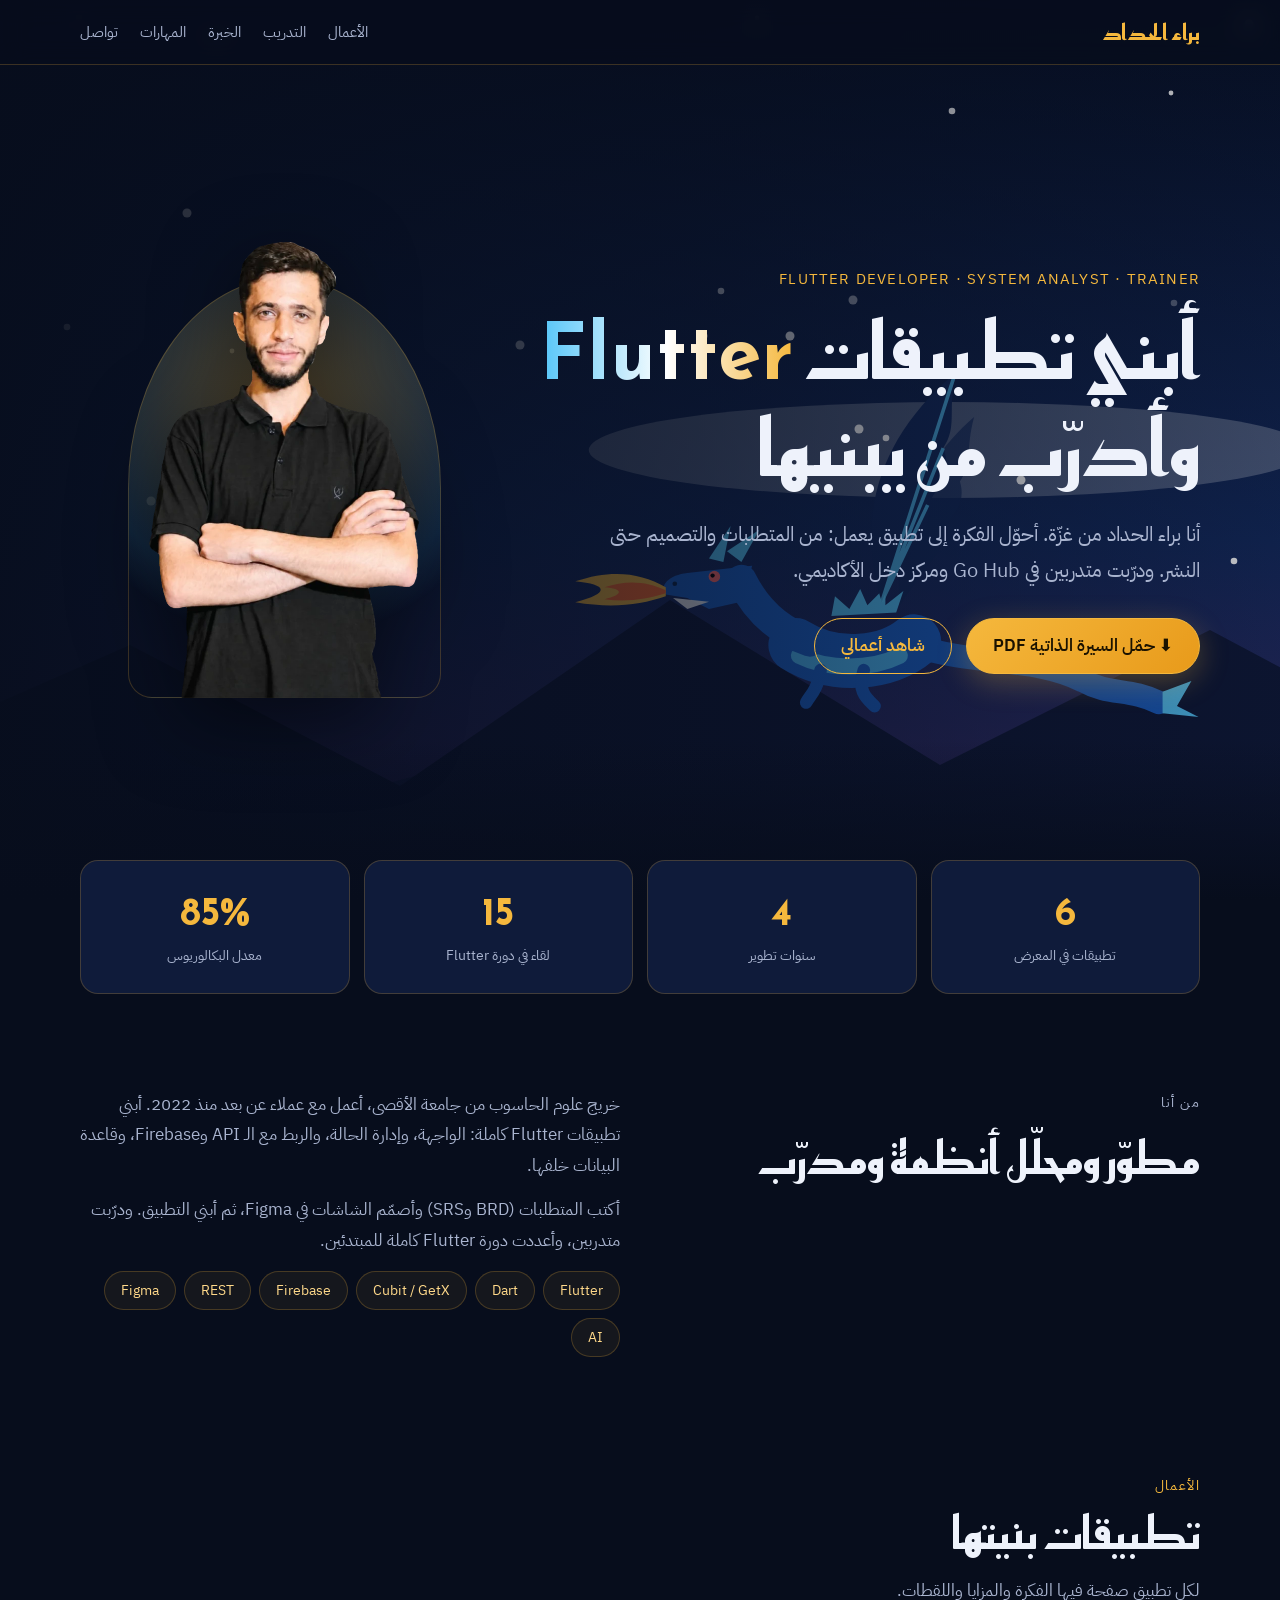
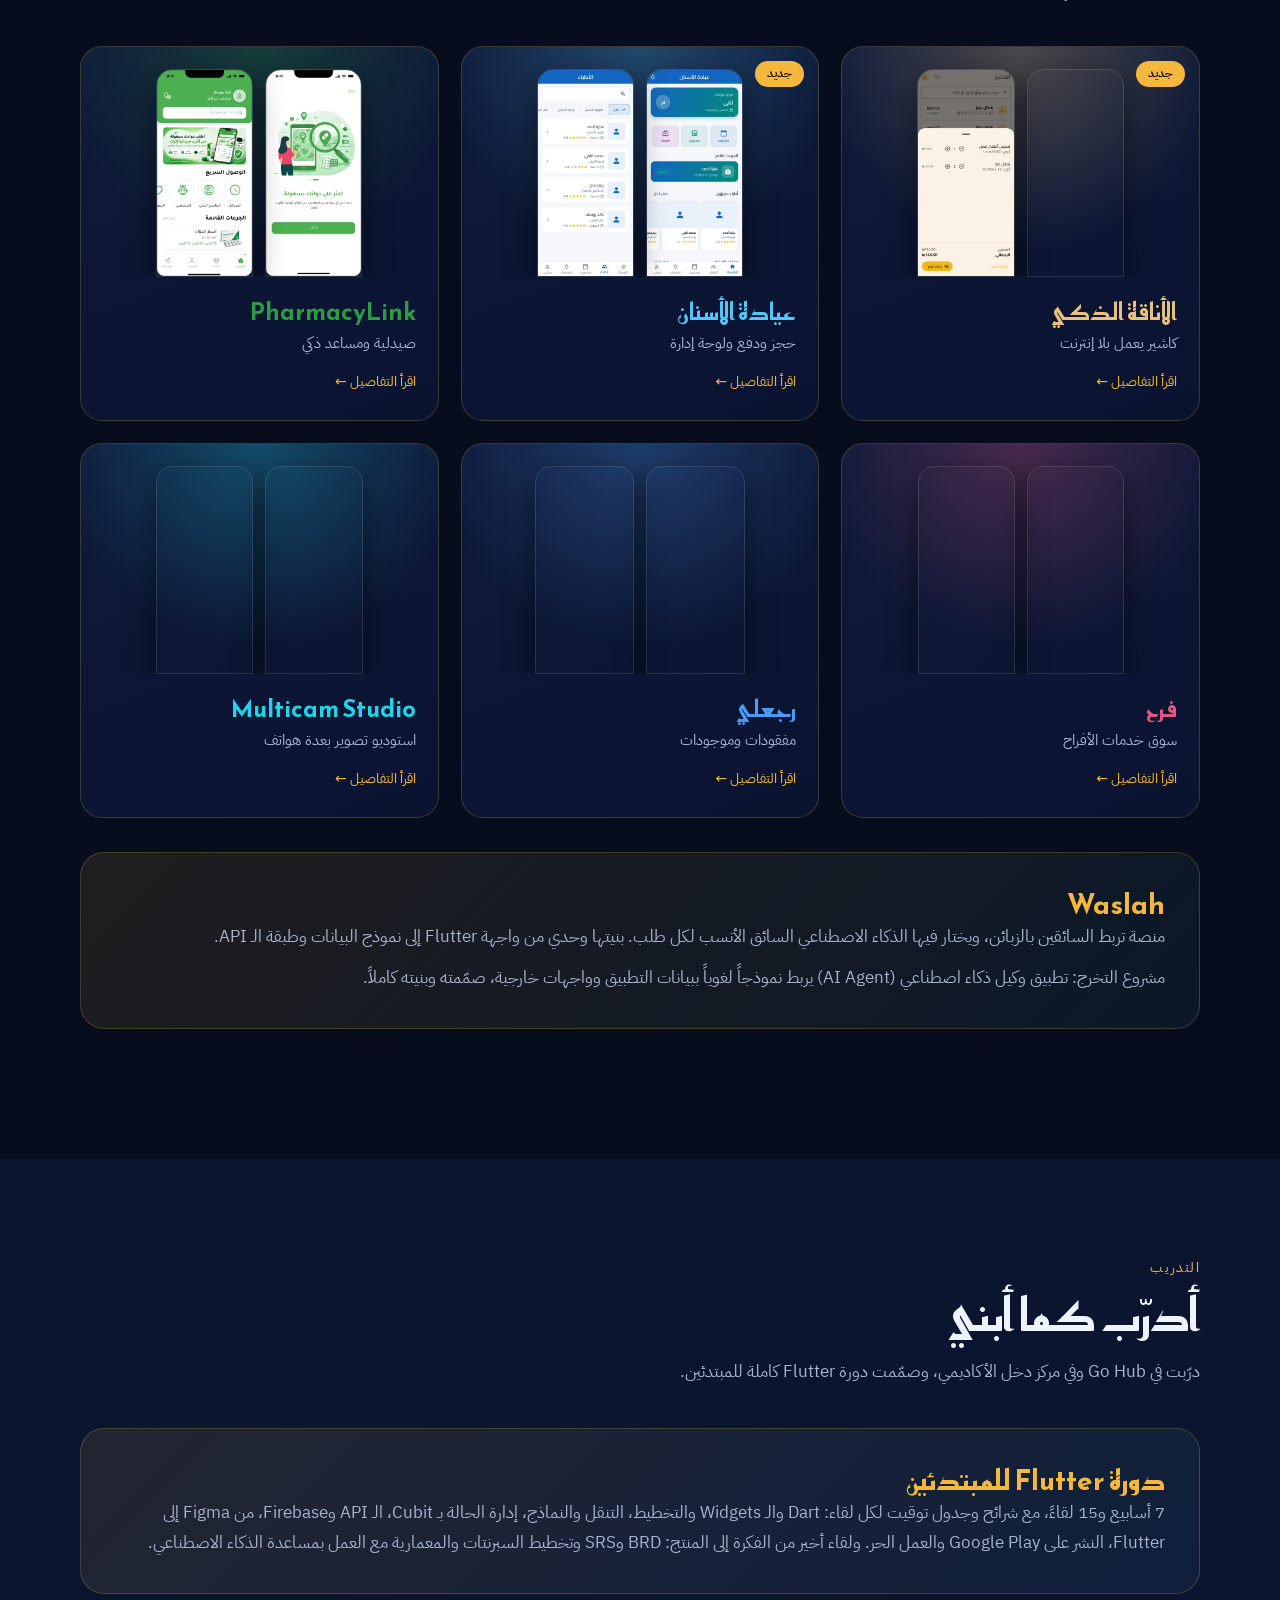
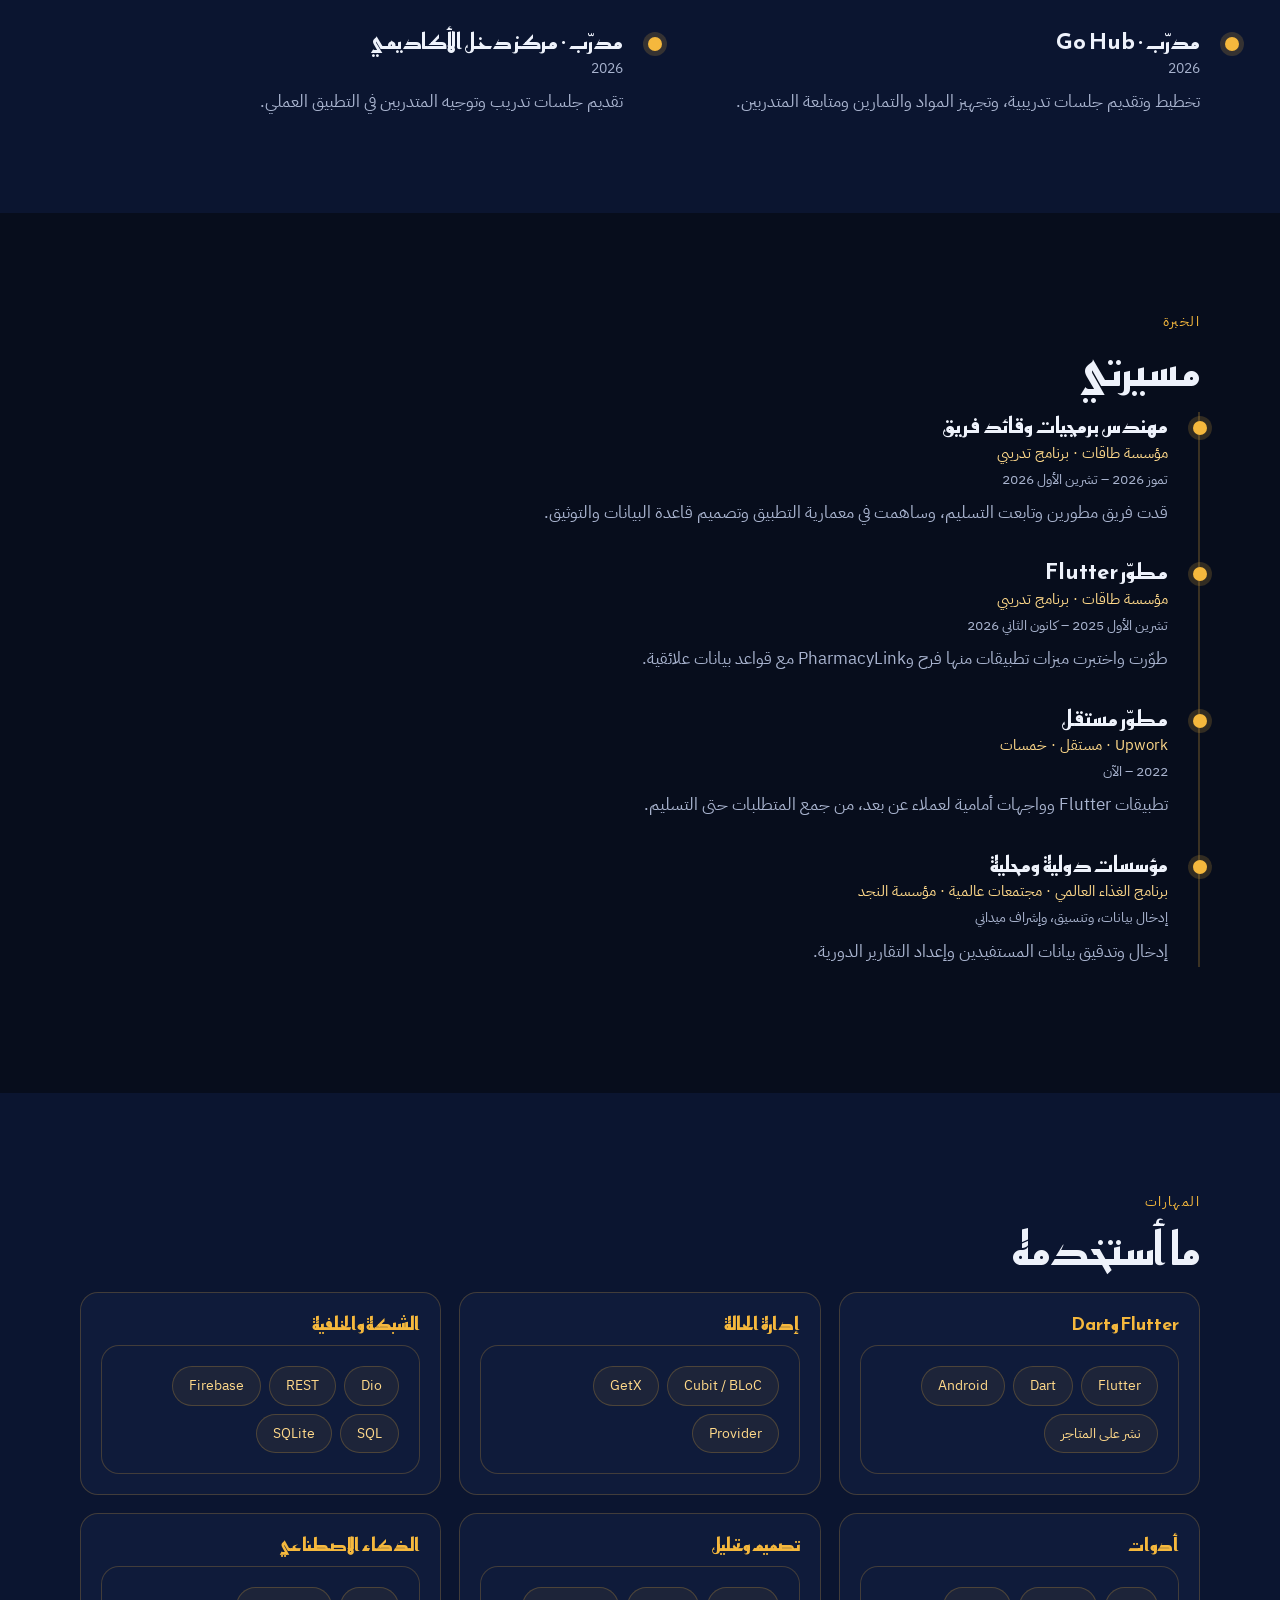
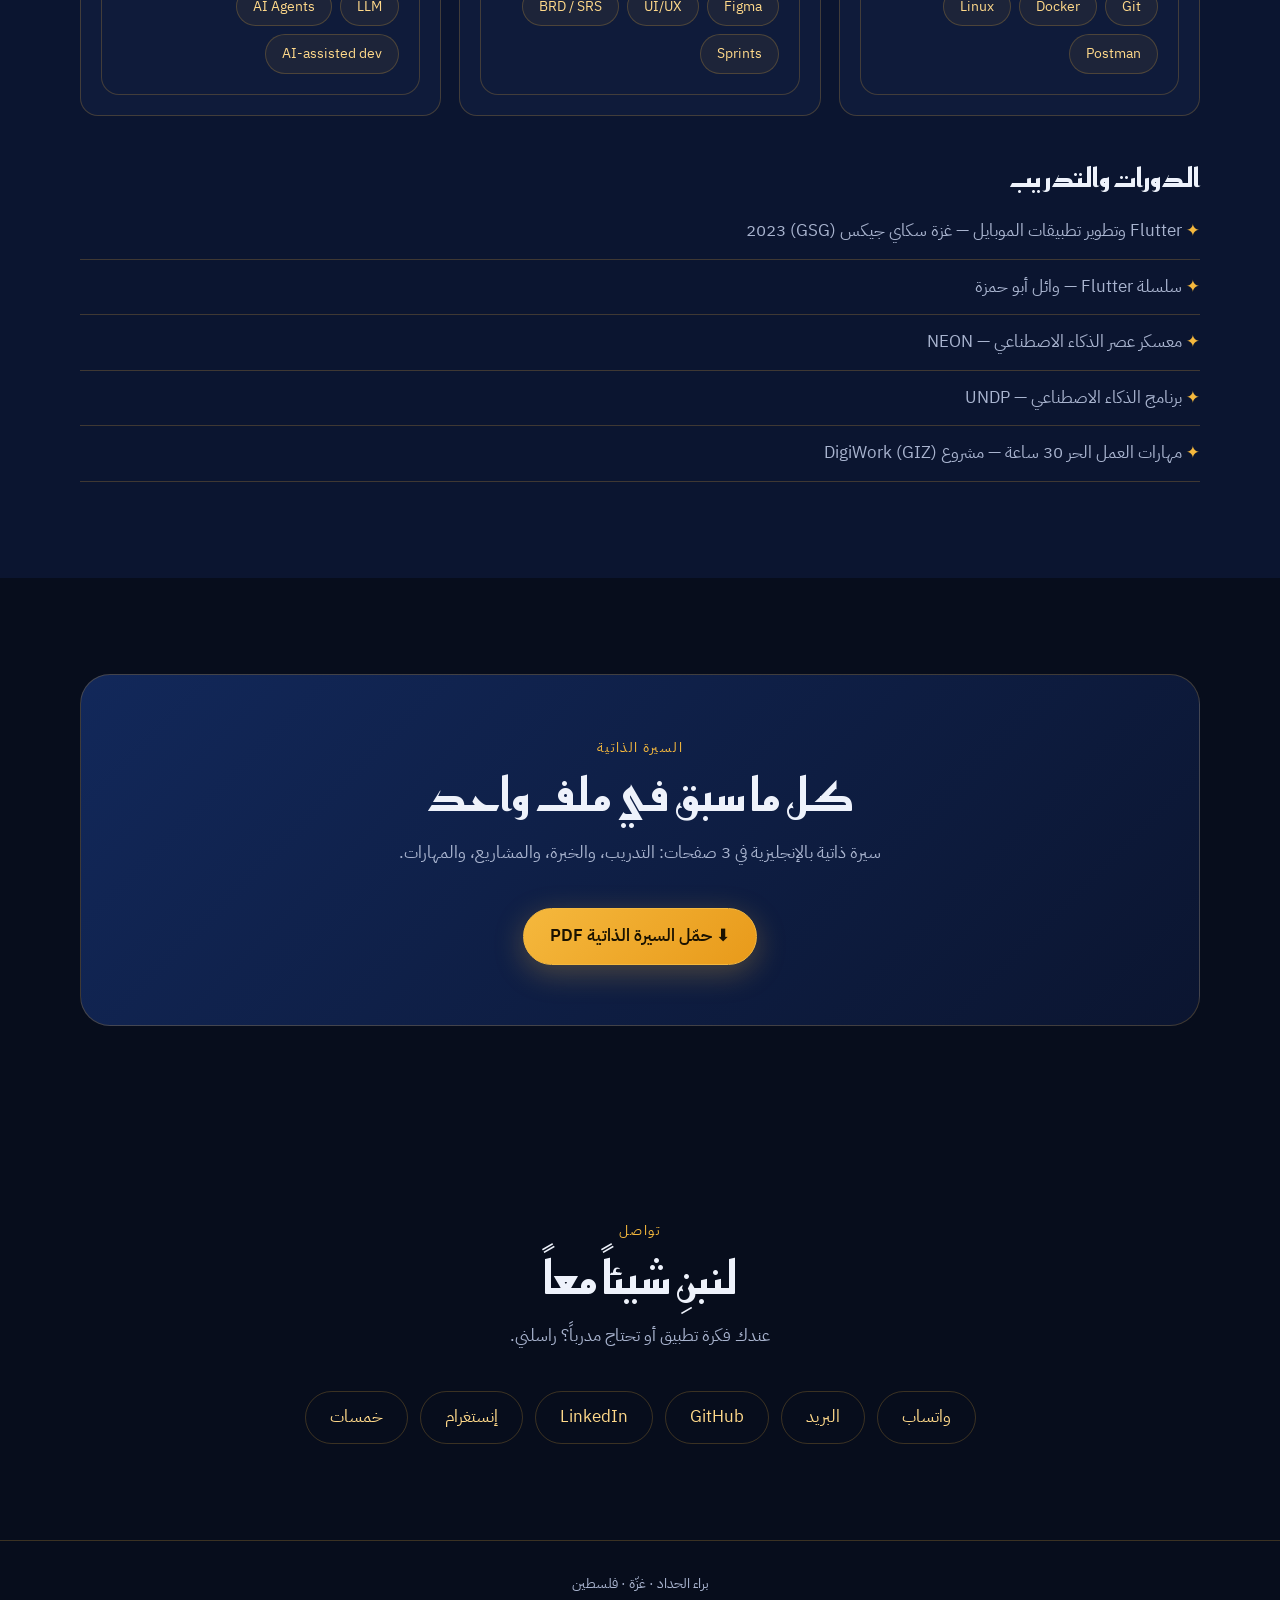
<file: index.html>
<!doctype html>
<html lang="ar" dir="rtl"><head><meta charset="utf-8"><meta name="viewport" content="width=device-width, initial-scale=1">
<title>براء الحداد | مطوّر Flutter ومدرّب</title><meta name="description" content="براء الحداد من غزّة: مطوّر Flutter ومحلّل أنظمة ومدرّب. تطبيقات حقيقية، دورة Flutter كاملة، وسيرة ذاتية."><meta property="og:title" content="براء الحداد | مطوّر Flutter ومدرّب"><meta property="og:description" content="براء الحداد من غزّة: مطوّر Flutter ومحلّل أنظمة ومدرّب. تطبيقات حقيقية، دورة Flutter كاملة، وسيرة ذاتية."><meta property="og:type" content="website"><meta name="theme-color" content="#070d1c">
<link rel="icon" href="images/favicon.svg" type="image/svg+xml"><link rel="stylesheet" href="css/style.css"></head>
<body><a class="skip" href="#about">انتقل للمحتوى</a>
<header class="top"><div class="wrap"><a class="brand" href="#">براء الحداد</a><nav><a href="#works">الأعمال</a><a href="#trainer">التدريب</a><a href="#exp">الخبرة</a><a href="#skills">المهارات</a><a href="#contact" class="keep">تواصل</a></nav></div></header>
<main>
<section class="hero"><div class="wrap"><div><p class="kick">FLUTTER DEVELOPER · SYSTEM ANALYST · TRAINER</p><h1>أبني تطبيقات <span>Flutter</span><br>وأدرّب من يبنيها</h1><p class="lead">أنا براء الحداد من غزّة. أحوّل الفكرة إلى تطبيق يعمل: من المتطلبات والتصميم حتى النشر. ودرّبت متدربين في Go Hub ومركز دخل الأكاديمي.</p><div class="cta"><a class="btn pri" href="assets/Baraa-Al-Haddad-CV.pdf" download>⬇ حمّل السيرة الذاتية PDF</a><a class="btn sec" href="#works">شاهد أعمالي</a></div></div><div class="portrait"><img src="images/baraa.webp" width="532" height="900" alt="براء الحداد"></div></div></section>
<div class="wrap stats reveal"><div class="stat"><b>6</b><small>تطبيقات في المعرض</small></div><div class="stat"><b>4</b><small>سنوات تطوير</small></div><div class="stat"><b>15</b><small>لقاء في دورة Flutter</small></div><div class="stat"><b>85%</b><small>معدل البكالوريوس</small></div></div>

<section class="sec" id="about"><div class="wrap about reveal"><div><p class="eyebrow">من أنا</p><h2 class="t">مطوّر ومحلّل أنظمة ومدرّب</h2></div><div><p>خريج علوم الحاسوب من جامعة الأقصى، أعمل مع عملاء عن بعد منذ 2022. أبني تطبيقات Flutter كاملة: الواجهة، وإدارة الحالة، والربط مع الـ API وFirebase، وقاعدة البيانات خلفها.</p><p>أكتب المتطلبات (BRD وSRS) وأصمّم الشاشات في Figma، ثم أبني التطبيق. ودرّبت متدربين، وأعددت دورة Flutter كاملة للمبتدئين.</p><div class="chips"><span class="chip">Flutter</span><span class="chip">Dart</span><span class="chip">Cubit / GetX</span><span class="chip">Firebase</span><span class="chip">REST</span><span class="chip">Figma</span><span class="chip">AI</span></div></div></div></section>

<section class="sec" id="works" style="padding-top:20px"><div class="wrap"><p class="eyebrow">الأعمال</p><h2 class="t">تطبيقات بنيتها</h2><p class="sub">لكل تطبيق صفحة فيها الفكرة والمزايا واللقطات.</p><div class="apps"><a class="app reveal" href="work/smart-elegance.html" style="--c:#E8C27A"><span class="new">جديد</span><div class="im"><img src="images/cashier-2.webp" alt="" loading="lazy" decoding="async"><img src="images/cashier-3.webp" alt="" loading="lazy" decoding="async"></div><div class="tx"><h3>الأناقة الذكي</h3><p>كاشير يعمل بلا إنترنت</p><span class="go">اقرأ التفاصيل ←</span></div></a><a class="app reveal" href="work/dental-clinic.html" style="--c:#54C5F8"><span class="new">جديد</span><div class="im"><img src="images/dental-02.webp" alt="" loading="lazy" decoding="async"><img src="images/dental-03.webp" alt="" loading="lazy" decoding="async"></div><div class="tx"><h3>عيادة الأسنان</h3><p>حجز ودفع ولوحة إدارة</p><span class="go">اقرأ التفاصيل ←</span></div></a><a class="app reveal" href="work/pharmacylink.html" style="--c:#2e9a44"><div class="im"><img src="images/pharmacylink-1.webp" alt="" loading="lazy" decoding="async"><img src="images/pharmacylink-2.webp" alt="" loading="lazy" decoding="async"></div><div class="tx"><h3>PharmacyLink</h3><p>صيدلية ومساعد ذكي</p><span class="go">اقرأ التفاصيل ←</span></div></a><a class="app reveal" href="work/farah.html" style="--c:#e0577f"><div class="im"><img src="images/farah-1.webp" alt="" loading="lazy" decoding="async"><img src="images/farah-2.webp" alt="" loading="lazy" decoding="async"></div><div class="tx"><h3>فرح</h3><p>سوق خدمات الأفراح</p><span class="go">اقرأ التفاصيل ←</span></div></a><a class="app reveal" href="work/rajeali.html" style="--c:#4a9bf5"><div class="im"><img src="images/rajeali-1.webp" alt="" loading="lazy" decoding="async"><img src="images/rajeali-2.webp" alt="" loading="lazy" decoding="async"></div><div class="tx"><h3>رجعلي</h3><p>مفقودات وموجودات</p><span class="go">اقرأ التفاصيل ←</span></div></a><a class="app reveal" href="work/multicam.html" style="--c:#22d3ee"><div class="im"><img src="images/multicam-1.webp" alt="" loading="lazy" decoding="async"><img src="images/multicam-2.webp" alt="" loading="lazy" decoding="async"></div><div class="tx"><h3>Multicam Studio</h3><p>استوديو تصوير بعدة هواتف</p><span class="go">اقرأ التفاصيل ←</span></div></a></div>
<div class="feature reveal" style="margin-top:34px"><h3>Waslah</h3><p style="color:var(--mut)">منصة تربط السائقين بالزبائن، ويختار فيها الذكاء الاصطناعي السائق الأنسب لكل طلب. بنيتها وحدي من واجهة Flutter إلى نموذج البيانات وطبقة الـ API.</p><p style="color:var(--mut);margin-top:10px">مشروع التخرج: تطبيق وكيل ذكاء اصطناعي (AI Agent) يربط نموذجاً لغوياً ببيانات التطبيق وواجهات خارجية، صمّمته وبنيته كاملاً.</p></div></div></section>

<section class="sec" id="trainer" style="background:var(--bg2)"><div class="wrap"><p class="eyebrow">التدريب</p><h2 class="t">أدرّب كما أبني</h2><p class="sub">درّبت في Go Hub وفي مركز دخل الأكاديمي، وصمّمت دورة Flutter كاملة للمبتدئين.</p>
<div class="feature reveal"><h3>دورة Flutter للمبتدئين</h3><p style="color:var(--mut)">7 أسابيع و15 لقاءً، مع شرائح وجدول توقيت لكل لقاء: Dart والـ Widgets والتخطيط، التنقل والنماذج، إدارة الحالة بـ Cubit، الـ API وFirebase، من Figma إلى Flutter، النشر على Google Play والعمل الحر. ولقاء أخير من الفكرة إلى المنتج: BRD وSRS وتخطيط السبرنتات والمعمارية مع العمل بمساعدة الذكاء الاصطناعي.</p></div>
<div class="grid2"><div class="ti reveal" style="margin:0"><h3>مدرّب · Go Hub</h3><div class="d">2026</div><p>تخطيط وتقديم جلسات تدريبية، وتجهيز المواد والتمارين ومتابعة المتدربين.</p></div><div class="ti reveal" style="margin:0"><h3>مدرّب · مركز دخل الأكاديمي</h3><div class="d">2026</div><p>تقديم جلسات تدريب وتوجيه المتدربين في التطبيق العملي.</p></div></div></div></section>

<section class="sec" id="exp"><div class="wrap"><p class="eyebrow">الخبرة</p><h2 class="t">مسيرتي</h2><div class="tl">
<div class="ti reveal"><h3>مهندس برمجيات وقائد فريق</h3><div class="o">مؤسسة طاقات · برنامج تدريبي</div><div class="d">تموز 2026 – تشرين الأول 2026</div><p>قدت فريق مطورين وتابعت التسليم، وساهمت في معمارية التطبيق وتصميم قاعدة البيانات والتوثيق.</p></div>
<div class="ti reveal"><h3>مطوّر Flutter</h3><div class="o">مؤسسة طاقات · برنامج تدريبي</div><div class="d">تشرين الأول 2025 – كانون الثاني 2026</div><p>طوّرت واختبرت ميزات تطبيقات منها فرح وPharmacyLink مع قواعد بيانات علائقية.</p></div>
<div class="ti reveal"><h3>مطوّر مستقل</h3><div class="o">Upwork · مستقل · خمسات</div><div class="d">2022 – الآن</div><p>تطبيقات Flutter وواجهات أمامية لعملاء عن بعد، من جمع المتطلبات حتى التسليم.</p></div>
<div class="ti reveal"><h3>مؤسسات دولية ومحلية</h3><div class="o">برنامج الغذاء العالمي · مجتمعات عالمية · مؤسسة النجد</div><div class="d">إدخال بيانات، وتنسيق، وإشراف ميداني</div><p>إدخال وتدقيق بيانات المستفيدين وإعداد التقارير الدورية.</p></div></div></div></section>

<section class="sec" id="skills" style="background:var(--bg2)"><div class="wrap"><p class="eyebrow">المهارات</p><h2 class="t">ما أستخدمه</h2><div class="sk reveal">
<div><h3>Flutter وDart</h3><div class="chips"><span class="chip">Flutter</span><span class="chip">Dart</span><span class="chip">Android</span><span class="chip">نشر على المتاجر</span></div></div>
<div><h3>إدارة الحالة</h3><div class="chips"><span class="chip">Cubit / BLoC</span><span class="chip">GetX</span><span class="chip">Provider</span></div></div>
<div><h3>الشبكة والخلفية</h3><div class="chips"><span class="chip">Dio</span><span class="chip">REST</span><span class="chip">Firebase</span><span class="chip">SQL</span><span class="chip">SQLite</span></div></div>
<div><h3>أدوات</h3><div class="chips"><span class="chip">Git</span><span class="chip">Docker</span><span class="chip">Linux</span><span class="chip">Postman</span></div></div>
<div><h3>تصميم وتحليل</h3><div class="chips"><span class="chip">Figma</span><span class="chip">UI/UX</span><span class="chip">BRD / SRS</span><span class="chip">Sprints</span></div></div>
<div><h3>الذكاء الاصطناعي</h3><div class="chips"><span class="chip">LLM</span><span class="chip">AI Agents</span><span class="chip">AI-assisted dev</span></div></div></div>
<h3 style="margin:46px 0 10px;font-size:26px">الدورات والتدريب</h3><ul class="courses"><li>Flutter وتطوير تطبيقات الموبايل — غزة سكاي جيكس (GSG) 2023</li><li>سلسلة Flutter — وائل أبو حمزة</li><li>معسكر عصر الذكاء الاصطناعي — NEON</li><li>برنامج الذكاء الاصطناعي — UNDP</li><li>مهارات العمل الحر 30 ساعة — مشروع DigiWork (GIZ)</li></ul></div></section>

<section class="sec"><div class="wrap"><div class="cv reveal"><p class="eyebrow">السيرة الذاتية</p><h2 class="t">كل ما سبق في ملف واحد</h2><p class="sub" style="margin-inline:auto">سيرة ذاتية بالإنجليزية في 3 صفحات: التدريب، والخبرة، والمشاريع، والمهارات.</p><a class="btn pri" href="assets/Baraa-Al-Haddad-CV.pdf" download>⬇ حمّل السيرة الذاتية PDF</a></div></div></section>

<section class="sec contact" id="contact"><div class="wrap reveal"><p class="eyebrow">تواصل</p><h2 class="t">لنبنِ شيئاً معاً</h2><p class="sub" style="margin-inline:auto">عندك فكرة تطبيق أو تحتاج مدرباً؟ راسلني.</p><ul class="links"><li><a href="https://wa.me/970597347588" rel="noopener">واتساب</a></li><li><a href="mailto:braalhdad701@gmail.com">البريد</a></li><li><a href="https://github.com/Baraaelh" rel="noopener">GitHub</a></li><li><a href="https://www.linkedin.com/in/%D8%A8%D8%B1%D8%A7%D8%A1-%D8%A7%D9%84%D8%AD%D8%AF%D8%A7%D8%AF-77766a398" rel="noopener">LinkedIn</a></li><li><a href="https://www.instagram.com/baraa_alhadadd/" rel="noopener">إنستغرام</a></li><li><a href="https://khamsat.com/user/baraaa_el_hadadd" rel="noopener">خمسات</a></li></ul></div></section></main>
<footer class="foot"><div class="wrap">براء الحداد · غزّة · فلسطين</div></footer><script>const io=new IntersectionObserver(e=>e.forEach(x=>{if(x.isIntersecting){x.target.classList.add('in');io.unobserve(x.target)}}),{threshold:.12});document.querySelectorAll('.reveal').forEach(el=>io.observe(el));</script></body></html>
</file>
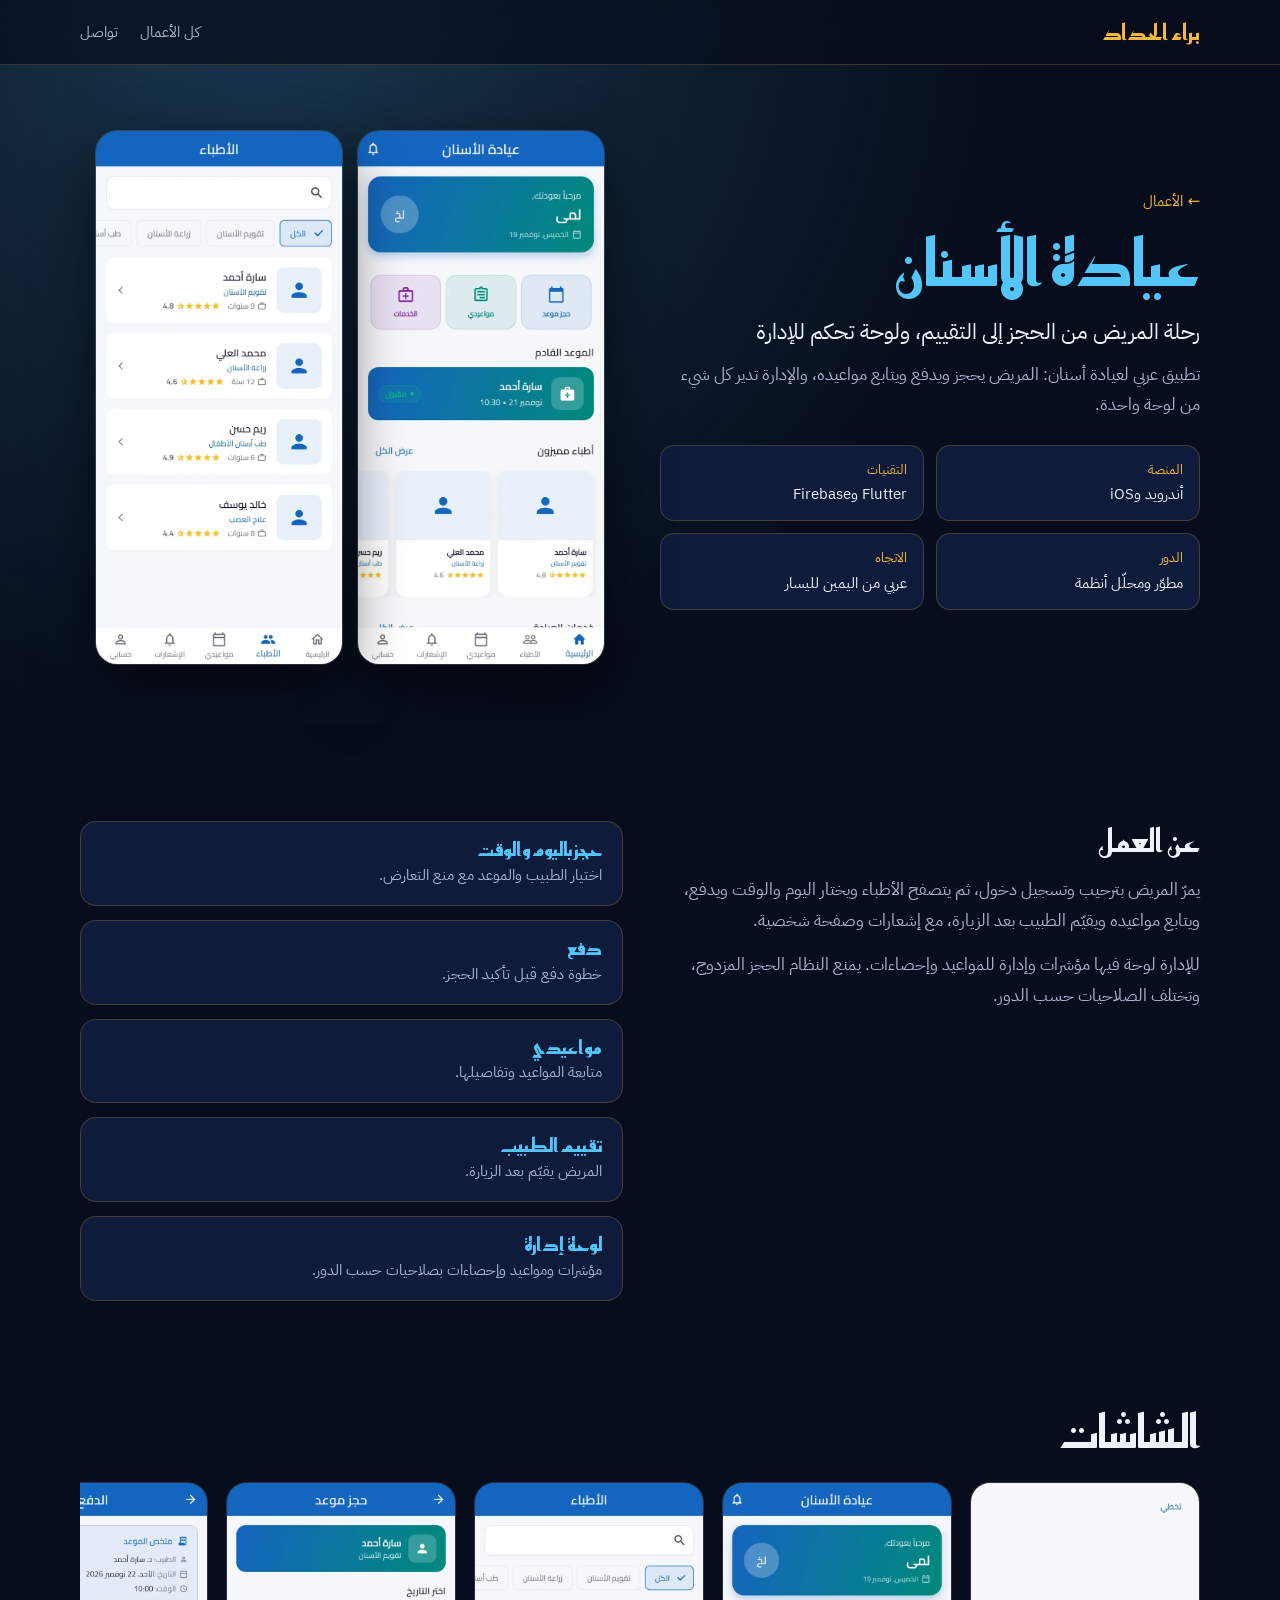
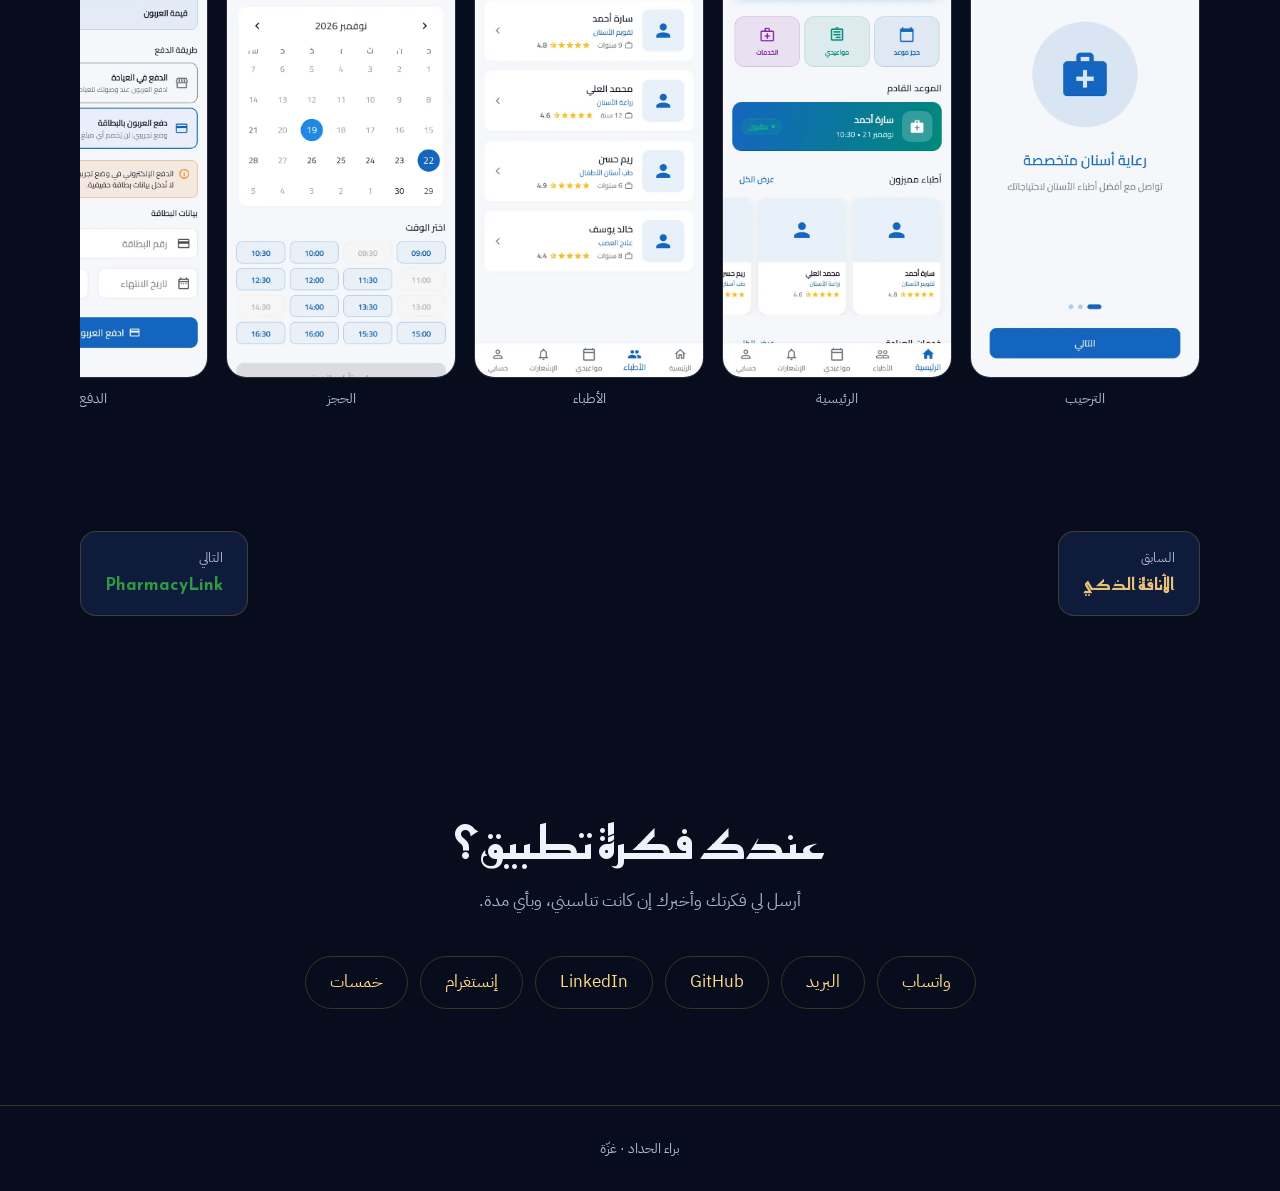
<file: work/dental-clinic.html>
<!doctype html>
<html lang="ar" dir="rtl"><head><meta charset="utf-8"><meta name="viewport" content="width=device-width, initial-scale=1">
<title>عيادة الأسنان | براء الحداد</title><meta name="description" content="تطبيق عربي لعيادة أسنان: المريض يحجز ويدفع ويتابع مواعيده، والإدارة تدير كل شيء من لوحة واحدة."><meta property="og:title" content="عيادة الأسنان | براء الحداد"><meta property="og:description" content="تطبيق عربي لعيادة أسنان: المريض يحجز ويدفع ويتابع مواعيده، والإدارة تدير كل شيء من لوحة واحدة."><meta property="og:type" content="website"><meta name="theme-color" content="#070d1c">
<link rel="icon" href="../images/favicon.svg" type="image/svg+xml"><link rel="stylesheet" href="../css/style.css"></head>
<body style="--c:#54C5F8"><a class="skip" href="#shots">انتقل إلى اللقطات</a>
<header class="top"><div class="wrap"><a class="brand" href="../index.html">براء الحداد</a><nav><a href="../index.html#works" class="keep">كل الأعمال</a><a href="../index.html#contact">تواصل</a></nav></div></header>
<main><section class="case-hero"><div class="wrap case-grid"><div class="case-text"><a class="back" href="../index.html#works">← الأعمال</a><h1>عيادة الأسنان</h1><p class="deck">رحلة المريض من الحجز إلى التقييم، ولوحة تحكم للإدارة</p><p class="intro">تطبيق عربي لعيادة أسنان: المريض يحجز ويدفع ويتابع مواعيده، والإدارة تدير كل شيء من لوحة واحدة.</p><dl class="facts"><div><dt>المنصة</dt><dd>أندرويد وiOS</dd></div><div><dt>التقنيات</dt><dd>Flutter وFirebase</dd></div><div><dt>الدور</dt><dd>مطوّر ومحلّل أنظمة</dd></div><div><dt>الاتجاه</dt><dd>عربي من اليمين لليسار</dd></div></dl></div><div class="case-media"><img src="../images/dental-02.webp" width="640" height="1385" alt="" decoding="async"><img src="../images/dental-03.webp" width="640" height="1385" alt="" decoding="async"></div></div></section>
<section class="sec"><div class="wrap grid2"><div class="about-work"><h2>عن العمل</h2><p>يمرّ المريض بترحيب وتسجيل دخول، ثم يتصفح الأطباء ويختار اليوم والوقت ويدفع، ويتابع مواعيده ويقيّم الطبيب بعد الزيارة، مع إشعارات وصفحة شخصية.</p><p>للإدارة لوحة فيها مؤشرات وإدارة للمواعيد وإحصاءات. يمنع النظام الحجز المزدوج، وتختلف الصلاحيات حسب الدور.</p></div><ul class="feats"><li><h3>حجز باليوم والوقت</h3><p>اختيار الطبيب والموعد مع منع التعارض.</p></li><li><h3>دفع</h3><p>خطوة دفع قبل تأكيد الحجز.</p></li><li><h3>مواعيدي</h3><p>متابعة المواعيد وتفاصيلها.</p></li><li><h3>تقييم الطبيب</h3><p>المريض يقيّم بعد الزيارة.</p></li><li><h3>لوحة إدارة</h3><p>مؤشرات ومواعيد وإحصاءات بصلاحيات حسب الدور.</p></li></ul></div></section>
<section class="sec" id="shots" style="padding-top:0"><div class="wrap"><h2 class="t">الشاشات</h2><div class="gallery" tabindex="0" role="group" aria-label="لقطات عيادة الأسنان"><figure><img src="../images/dental-01.webp" width="640" height="1385" alt="الترحيب" loading="lazy" decoding="async"><figcaption>الترحيب</figcaption></figure><figure><img src="../images/dental-02.webp" width="640" height="1385" alt="الرئيسية" loading="lazy" decoding="async"><figcaption>الرئيسية</figcaption></figure><figure><img src="../images/dental-03.webp" width="640" height="1385" alt="الأطباء" loading="lazy" decoding="async"><figcaption>الأطباء</figcaption></figure><figure><img src="../images/dental-04.webp" width="640" height="1385" alt="الحجز" loading="lazy" decoding="async"><figcaption>الحجز</figcaption></figure><figure><img src="../images/dental-05.webp" width="640" height="1385" alt="الدفع" loading="lazy" decoding="async"><figcaption>الدفع</figcaption></figure><figure><img src="../images/dental-06.webp" width="640" height="1385" alt="مواعيدي" loading="lazy" decoding="async"><figcaption>مواعيدي</figcaption></figure><figure><img src="../images/dental-07.webp" width="640" height="1385" alt="لوحة الإدارة" loading="lazy" decoding="async"><figcaption>لوحة الإدارة</figcaption></figure><figure><img src="../images/dental-08.webp" width="640" height="1385" alt="الإحصاءات" loading="lazy" decoding="async"><figcaption>الإحصاءات</figcaption></figure></div></div></section>
<section class="sec" style="padding-top:0"><div class="wrap np-row"><a class="np" href="smart-elegance.html" style="--c:#E8C27A"><small>السابق</small><strong>الأناقة الذكي</strong></a><a class="np" href="pharmacylink.html" style="--c:#2e9a44"><small>التالي</small><strong>PharmacyLink</strong></a></div></section>
<section class="sec contact" id="contact"><div class="wrap"><h2 class="t">عندك فكرة تطبيق؟</h2><p class="sub" style="margin-inline:auto">أرسل لي فكرتك وأخبرك إن كانت تناسبني، وبأي مدة.</p><ul class="links"><li><a href="https://wa.me/970597347588" rel="noopener">واتساب</a></li><li><a href="mailto:braalhdad701@gmail.com">البريد</a></li><li><a href="https://github.com/Baraaelh" rel="noopener">GitHub</a></li><li><a href="https://www.linkedin.com/in/%D8%A8%D8%B1%D8%A7%D8%A1-%D8%A7%D9%84%D8%AD%D8%AF%D8%A7%D8%AF-77766a398" rel="noopener">LinkedIn</a></li><li><a href="https://www.instagram.com/baraa_alhadadd/" rel="noopener">إنستغرام</a></li><li><a href="https://khamsat.com/user/baraaa_el_hadadd" rel="noopener">خمسات</a></li></ul></div></section></main>
<footer class="foot"><div class="wrap">براء الحداد · غزّة</div></footer></body></html>
</file>
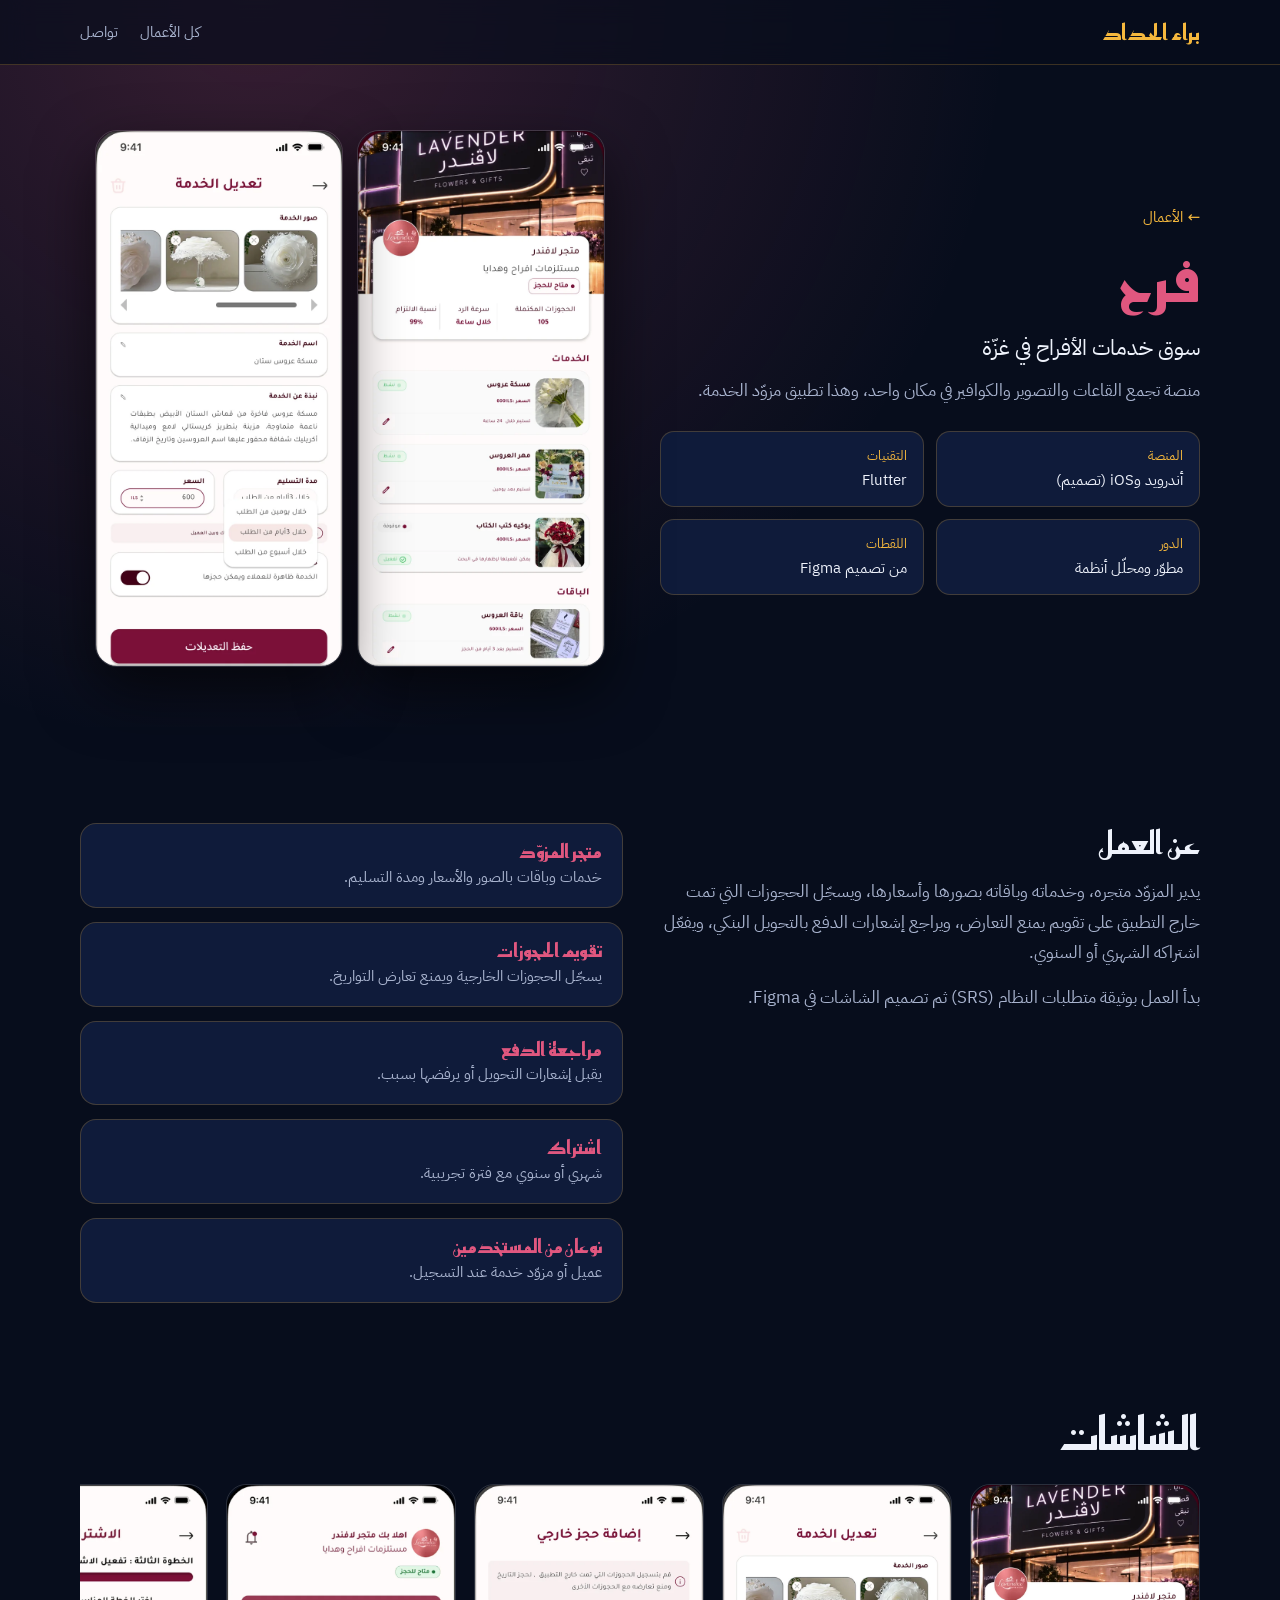
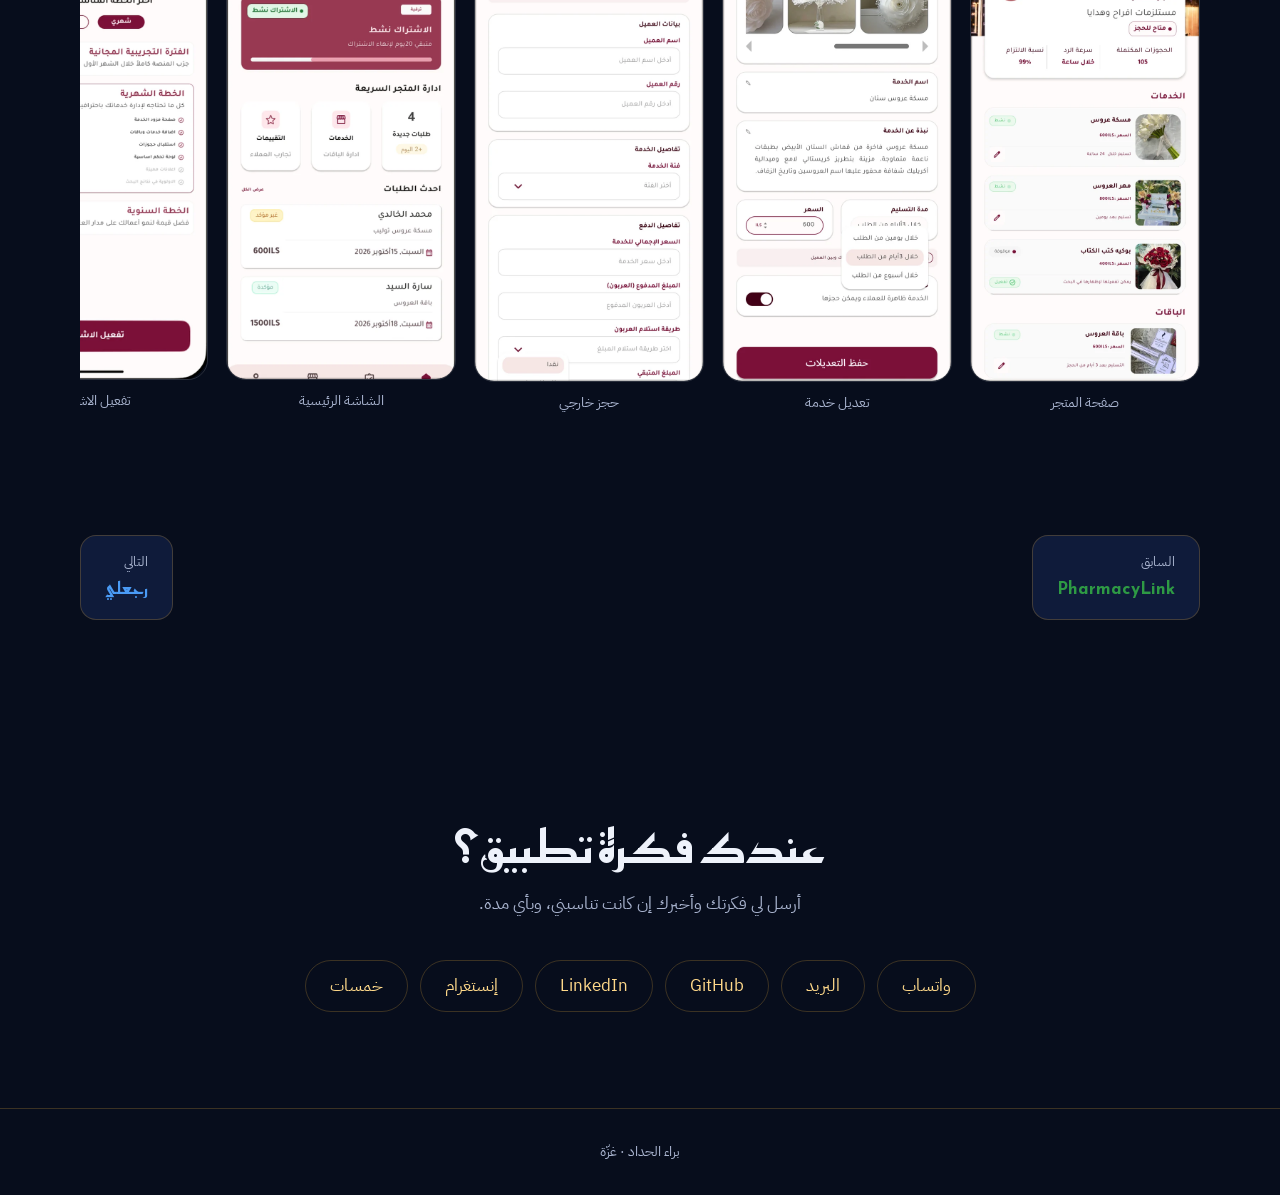
<file: work/farah.html>
<!doctype html>
<html lang="ar" dir="rtl"><head><meta charset="utf-8"><meta name="viewport" content="width=device-width, initial-scale=1">
<title>فرح | براء الحداد</title><meta name="description" content="منصة تجمع القاعات والتصوير والكوافير في مكان واحد، وهذا تطبيق مزوّد الخدمة."><meta property="og:title" content="فرح | براء الحداد"><meta property="og:description" content="منصة تجمع القاعات والتصوير والكوافير في مكان واحد، وهذا تطبيق مزوّد الخدمة."><meta property="og:type" content="website"><meta name="theme-color" content="#070d1c">
<link rel="icon" href="../images/favicon.svg" type="image/svg+xml"><link rel="stylesheet" href="../css/style.css"></head>
<body style="--c:#e0577f"><a class="skip" href="#shots">انتقل إلى اللقطات</a>
<header class="top"><div class="wrap"><a class="brand" href="../index.html">براء الحداد</a><nav><a href="../index.html#works" class="keep">كل الأعمال</a><a href="../index.html#contact">تواصل</a></nav></div></header>
<main><section class="case-hero"><div class="wrap case-grid"><div class="case-text"><a class="back" href="../index.html#works">← الأعمال</a><h1>فرح</h1><p class="deck">سوق خدمات الأفراح في غزّة</p><p class="intro">منصة تجمع القاعات والتصوير والكوافير في مكان واحد، وهذا تطبيق مزوّد الخدمة.</p><dl class="facts"><div><dt>المنصة</dt><dd>أندرويد وiOS (تصميم)</dd></div><div><dt>التقنيات</dt><dd>Flutter</dd></div><div><dt>الدور</dt><dd>مطوّر ومحلّل أنظمة</dd></div><div><dt>اللقطات</dt><dd>من تصميم Figma</dd></div></dl></div><div class="case-media"><img src="../images/farah-1.webp" width="640" height="1390" alt="" decoding="async"><img src="../images/farah-2.webp" width="640" height="1390" alt="" decoding="async"></div></div></section>
<section class="sec"><div class="wrap grid2"><div class="about-work"><h2>عن العمل</h2><p>يدير المزوّد متجره، وخدماته وباقاته بصورها وأسعارها، ويسجّل الحجوزات التي تمت خارج التطبيق على تقويم يمنع التعارض، ويراجع إشعارات الدفع بالتحويل البنكي، ويفعّل اشتراكه الشهري أو السنوي.</p><p>بدأ العمل بوثيقة متطلبات النظام (SRS) ثم تصميم الشاشات في Figma.</p></div><ul class="feats"><li><h3>متجر المزوّد</h3><p>خدمات وباقات بالصور والأسعار ومدة التسليم.</p></li><li><h3>تقويم الحجوزات</h3><p>يسجّل الحجوزات الخارجية ويمنع تعارض التواريخ.</p></li><li><h3>مراجعة الدفع</h3><p>يقبل إشعارات التحويل أو يرفضها بسبب.</p></li><li><h3>اشتراك</h3><p>شهري أو سنوي مع فترة تجريبية.</p></li><li><h3>نوعان من المستخدمين</h3><p>عميل أو مزوّد خدمة عند التسجيل.</p></li></ul></div></section>
<section class="sec" id="shots" style="padding-top:0"><div class="wrap"><h2 class="t">الشاشات</h2><div class="gallery" tabindex="0" role="group" aria-label="لقطات فرح"><figure><img src="../images/farah-1.webp" width="640" height="1390" alt="صفحة المتجر" loading="lazy" decoding="async"><figcaption>صفحة المتجر</figcaption></figure><figure><img src="../images/farah-2.webp" width="640" height="1390" alt="تعديل خدمة" loading="lazy" decoding="async"><figcaption>تعديل خدمة</figcaption></figure><figure><img src="../images/farah-3.webp" width="640" height="1390" alt="حجز خارجي" loading="lazy" decoding="async"><figcaption>حجز خارجي</figcaption></figure><figure><img src="../images/farah-4.webp" width="640" height="1387" alt="الشاشة الرئيسية" loading="lazy" decoding="async"><figcaption>الشاشة الرئيسية</figcaption></figure><figure><img src="../images/farah-5.webp" width="640" height="1387" alt="تفعيل الاشتراك" loading="lazy" decoding="async"><figcaption>تفعيل الاشتراك</figcaption></figure><figure><img src="../images/farah-6.webp" width="640" height="1389" alt="الترحيب" loading="lazy" decoding="async"><figcaption>الترحيب</figcaption></figure></div></div></section>
<section class="sec" style="padding-top:0"><div class="wrap np-row"><a class="np" href="pharmacylink.html" style="--c:#2e9a44"><small>السابق</small><strong>PharmacyLink</strong></a><a class="np" href="rajeali.html" style="--c:#4a9bf5"><small>التالي</small><strong>رجعلي</strong></a></div></section>
<section class="sec contact" id="contact"><div class="wrap"><h2 class="t">عندك فكرة تطبيق؟</h2><p class="sub" style="margin-inline:auto">أرسل لي فكرتك وأخبرك إن كانت تناسبني، وبأي مدة.</p><ul class="links"><li><a href="https://wa.me/970597347588" rel="noopener">واتساب</a></li><li><a href="mailto:braalhdad701@gmail.com">البريد</a></li><li><a href="https://github.com/Baraaelh" rel="noopener">GitHub</a></li><li><a href="https://www.linkedin.com/in/%D8%A8%D8%B1%D8%A7%D8%A1-%D8%A7%D9%84%D8%AD%D8%AF%D8%A7%D8%AF-77766a398" rel="noopener">LinkedIn</a></li><li><a href="https://www.instagram.com/baraa_alhadadd/" rel="noopener">إنستغرام</a></li><li><a href="https://khamsat.com/user/baraaa_el_hadadd" rel="noopener">خمسات</a></li></ul></div></section></main>
<footer class="foot"><div class="wrap">براء الحداد · غزّة</div></footer></body></html>
</file>
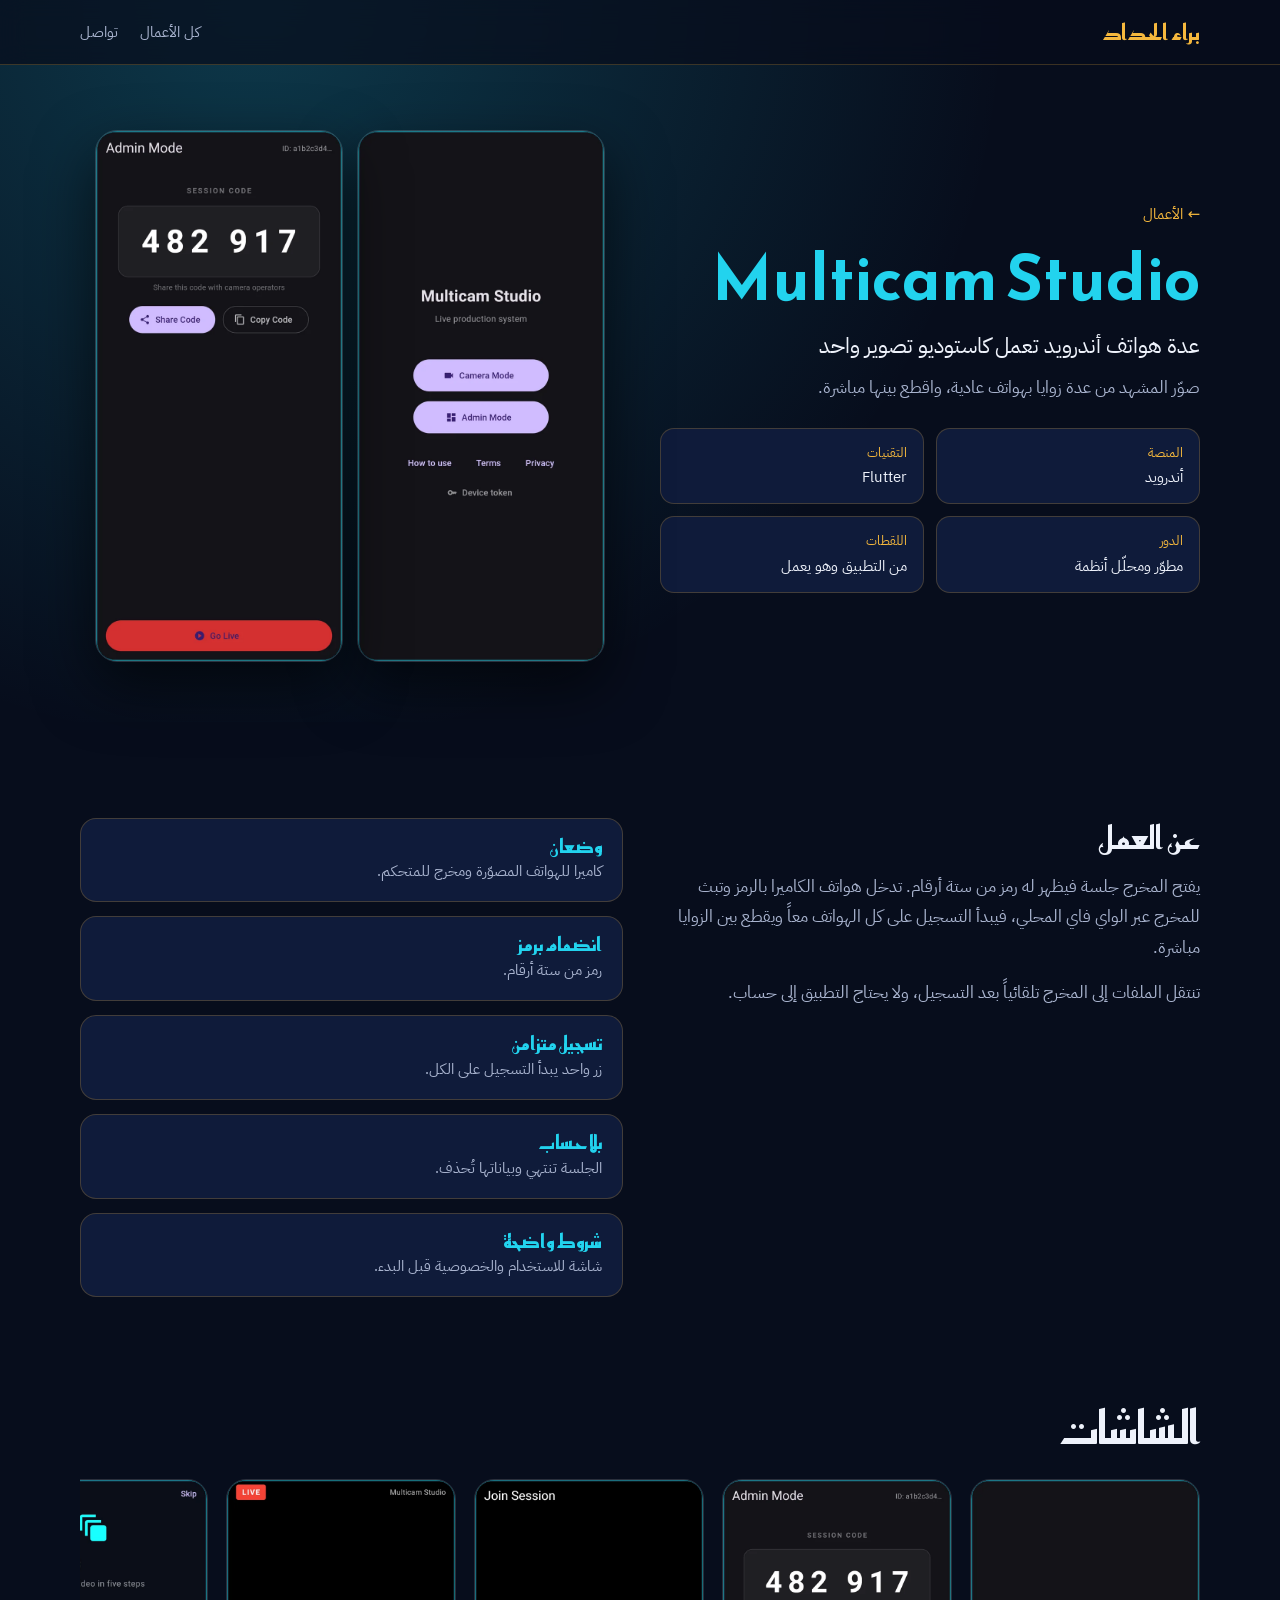
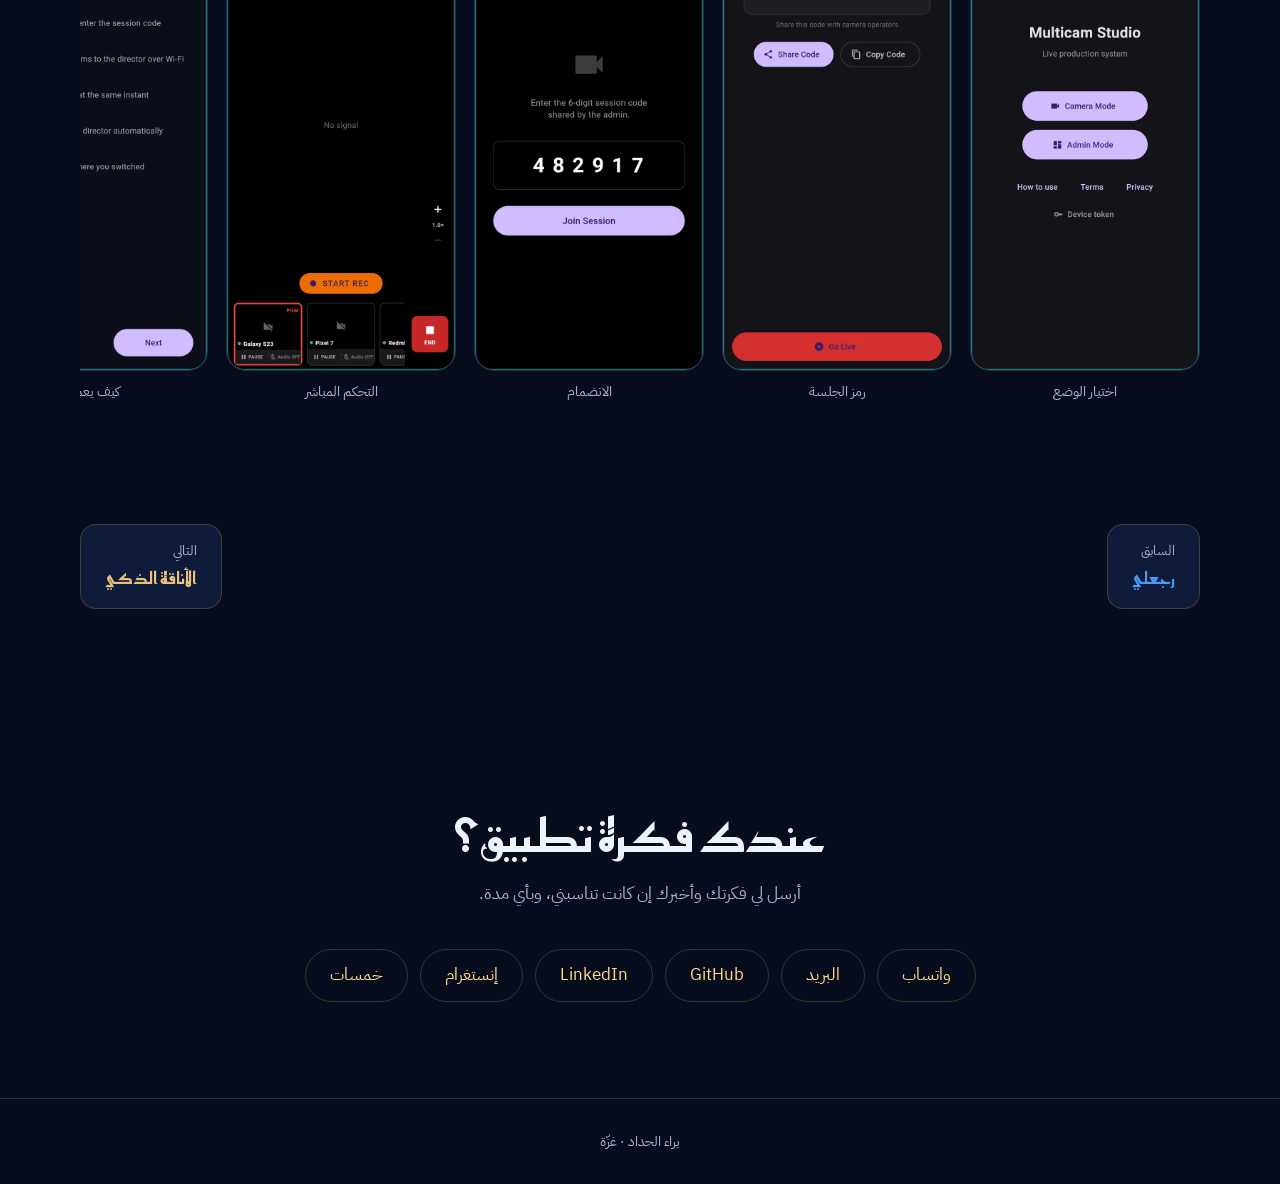
<file: work/multicam.html>
<!doctype html>
<html lang="ar" dir="rtl"><head><meta charset="utf-8"><meta name="viewport" content="width=device-width, initial-scale=1">
<title>Multicam Studio | براء الحداد</title><meta name="description" content="صوّر المشهد من عدة زوايا بهواتف عادية، واقطع بينها مباشرة."><meta property="og:title" content="Multicam Studio | براء الحداد"><meta property="og:description" content="صوّر المشهد من عدة زوايا بهواتف عادية، واقطع بينها مباشرة."><meta property="og:type" content="website"><meta name="theme-color" content="#070d1c">
<link rel="icon" href="../images/favicon.svg" type="image/svg+xml"><link rel="stylesheet" href="../css/style.css"></head>
<body style="--c:#22d3ee"><a class="skip" href="#shots">انتقل إلى اللقطات</a>
<header class="top"><div class="wrap"><a class="brand" href="../index.html">براء الحداد</a><nav><a href="../index.html#works" class="keep">كل الأعمال</a><a href="../index.html#contact">تواصل</a></nav></div></header>
<main><section class="case-hero"><div class="wrap case-grid"><div class="case-text"><a class="back" href="../index.html#works">← الأعمال</a><h1>Multicam Studio</h1><p class="deck">عدة هواتف أندرويد تعمل كاستوديو تصوير واحد</p><p class="intro">صوّر المشهد من عدة زوايا بهواتف عادية، واقطع بينها مباشرة.</p><dl class="facts"><div><dt>المنصة</dt><dd>أندرويد</dd></div><div><dt>التقنيات</dt><dd>Flutter</dd></div><div><dt>الدور</dt><dd>مطوّر ومحلّل أنظمة</dd></div><div><dt>اللقطات</dt><dd>من التطبيق وهو يعمل</dd></div></dl></div><div class="case-media"><img src="../images/multicam-1.webp" width="640" height="1376" alt="" decoding="async"><img src="../images/multicam-2.webp" width="640" height="1376" alt="" decoding="async"></div></div></section>
<section class="sec"><div class="wrap grid2"><div class="about-work"><h2>عن العمل</h2><p>يفتح المخرج جلسة فيظهر له رمز من ستة أرقام. تدخل هواتف الكاميرا بالرمز وتبث للمخرج عبر الواي فاي المحلي، فيبدأ التسجيل على كل الهواتف معاً ويقطع بين الزوايا مباشرة.</p><p>تنتقل الملفات إلى المخرج تلقائياً بعد التسجيل، ولا يحتاج التطبيق إلى حساب.</p></div><ul class="feats"><li><h3>وضعان</h3><p>كاميرا للهواتف المصوّرة ومخرج للمتحكم.</p></li><li><h3>انضمام برمز</h3><p>رمز من ستة أرقام.</p></li><li><h3>تسجيل متزامن</h3><p>زر واحد يبدأ التسجيل على الكل.</p></li><li><h3>بلا حساب</h3><p>الجلسة تنتهي وبياناتها تُحذف.</p></li><li><h3>شروط واضحة</h3><p>شاشة للاستخدام والخصوصية قبل البدء.</p></li></ul></div></section>
<section class="sec" id="shots" style="padding-top:0"><div class="wrap"><h2 class="t">الشاشات</h2><div class="gallery" tabindex="0" role="group" aria-label="لقطات Multicam Studio"><figure><img src="../images/multicam-1.webp" width="640" height="1376" alt="اختيار الوضع" loading="lazy" decoding="async"><figcaption>اختيار الوضع</figcaption></figure><figure><img src="../images/multicam-2.webp" width="640" height="1376" alt="رمز الجلسة" loading="lazy" decoding="async"><figcaption>رمز الجلسة</figcaption></figure><figure><img src="../images/multicam-3.webp" width="640" height="1376" alt="الانضمام" loading="lazy" decoding="async"><figcaption>الانضمام</figcaption></figure><figure><img src="../images/multicam-4.webp" width="640" height="1376" alt="التحكم المباشر" loading="lazy" decoding="async"><figcaption>التحكم المباشر</figcaption></figure><figure><img src="../images/multicam-5.webp" width="640" height="1376" alt="كيف يعمل" loading="lazy" decoding="async"><figcaption>كيف يعمل</figcaption></figure><figure><img src="../images/multicam-6.webp" width="640" height="1376" alt="الاستخدام والخصوصية" loading="lazy" decoding="async"><figcaption>الاستخدام والخصوصية</figcaption></figure></div></div></section>
<section class="sec" style="padding-top:0"><div class="wrap np-row"><a class="np" href="rajeali.html" style="--c:#4a9bf5"><small>السابق</small><strong>رجعلي</strong></a><a class="np" href="smart-elegance.html" style="--c:#E8C27A"><small>التالي</small><strong>الأناقة الذكي</strong></a></div></section>
<section class="sec contact" id="contact"><div class="wrap"><h2 class="t">عندك فكرة تطبيق؟</h2><p class="sub" style="margin-inline:auto">أرسل لي فكرتك وأخبرك إن كانت تناسبني، وبأي مدة.</p><ul class="links"><li><a href="https://wa.me/970597347588" rel="noopener">واتساب</a></li><li><a href="mailto:braalhdad701@gmail.com">البريد</a></li><li><a href="https://github.com/Baraaelh" rel="noopener">GitHub</a></li><li><a href="https://www.linkedin.com/in/%D8%A8%D8%B1%D8%A7%D8%A1-%D8%A7%D9%84%D8%AD%D8%AF%D8%A7%D8%AF-77766a398" rel="noopener">LinkedIn</a></li><li><a href="https://www.instagram.com/baraa_alhadadd/" rel="noopener">إنستغرام</a></li><li><a href="https://khamsat.com/user/baraaa_el_hadadd" rel="noopener">خمسات</a></li></ul></div></section></main>
<footer class="foot"><div class="wrap">براء الحداد · غزّة</div></footer></body></html>
</file>
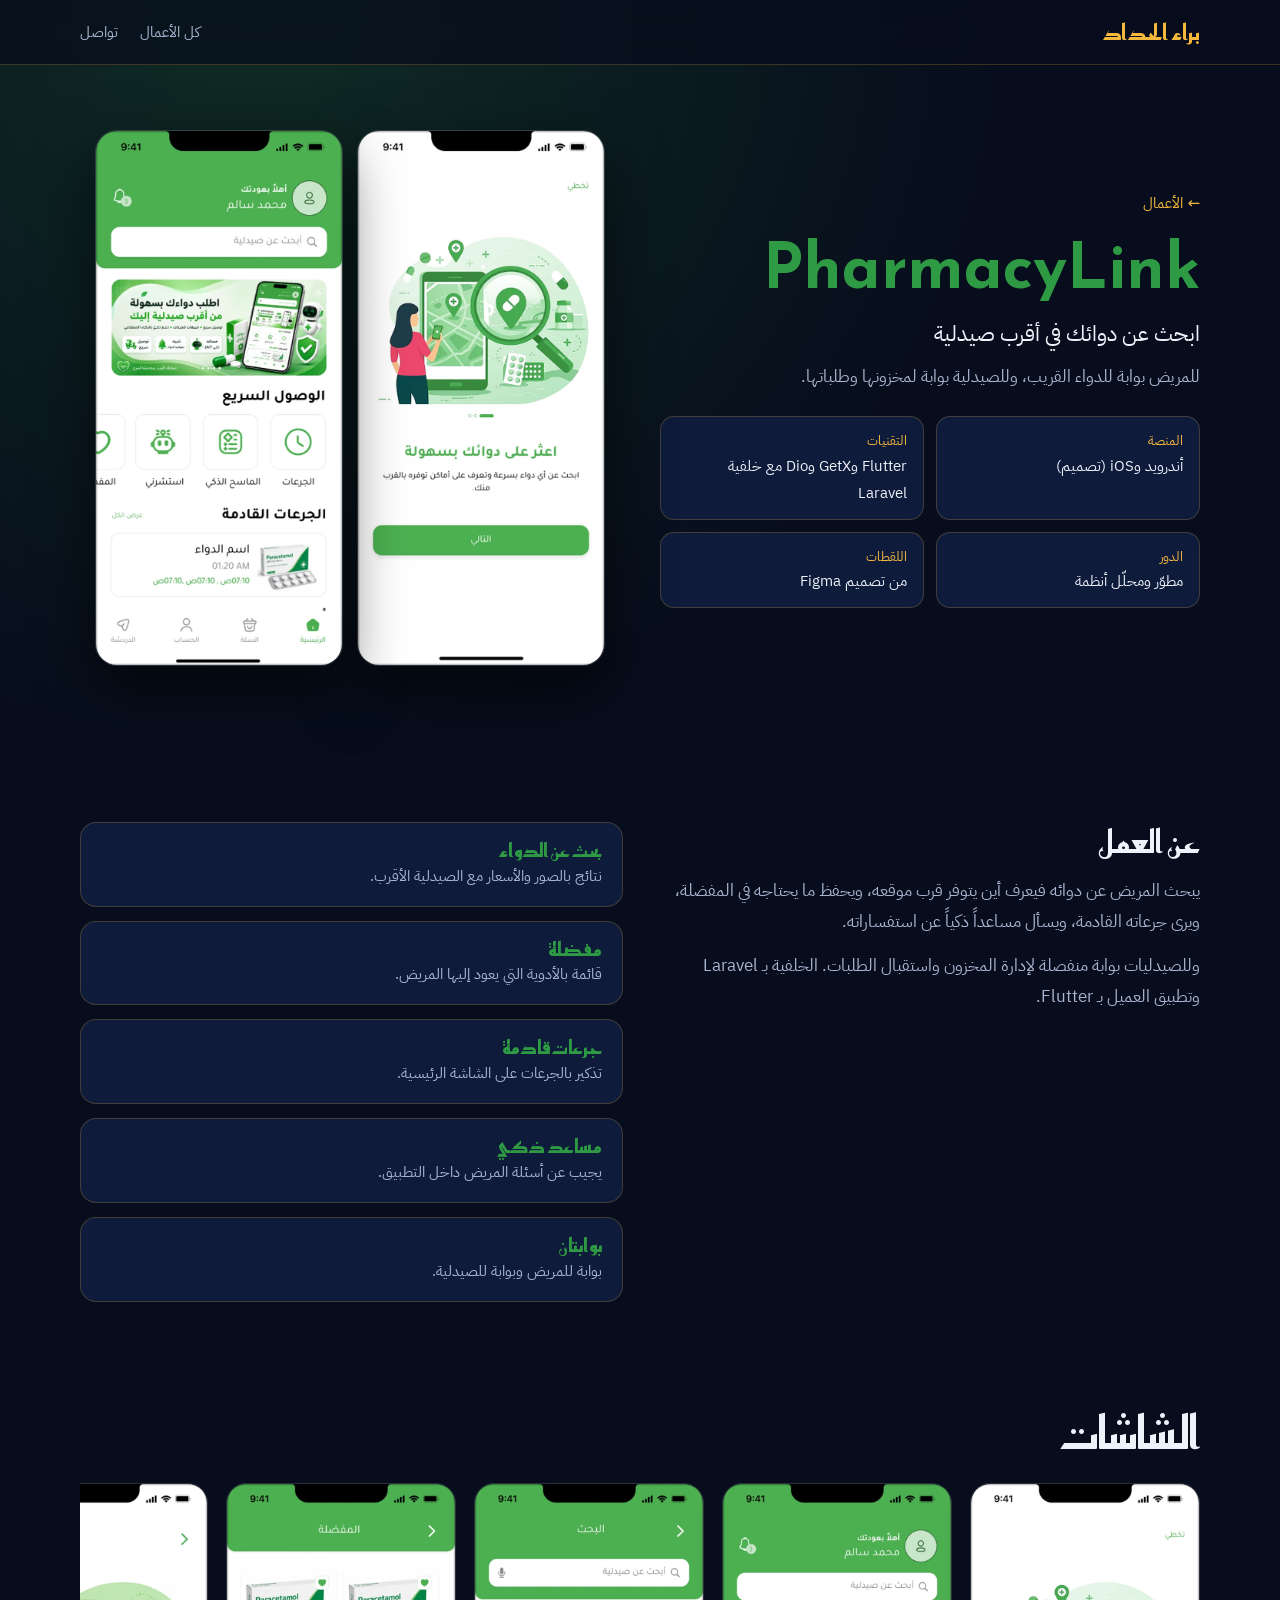
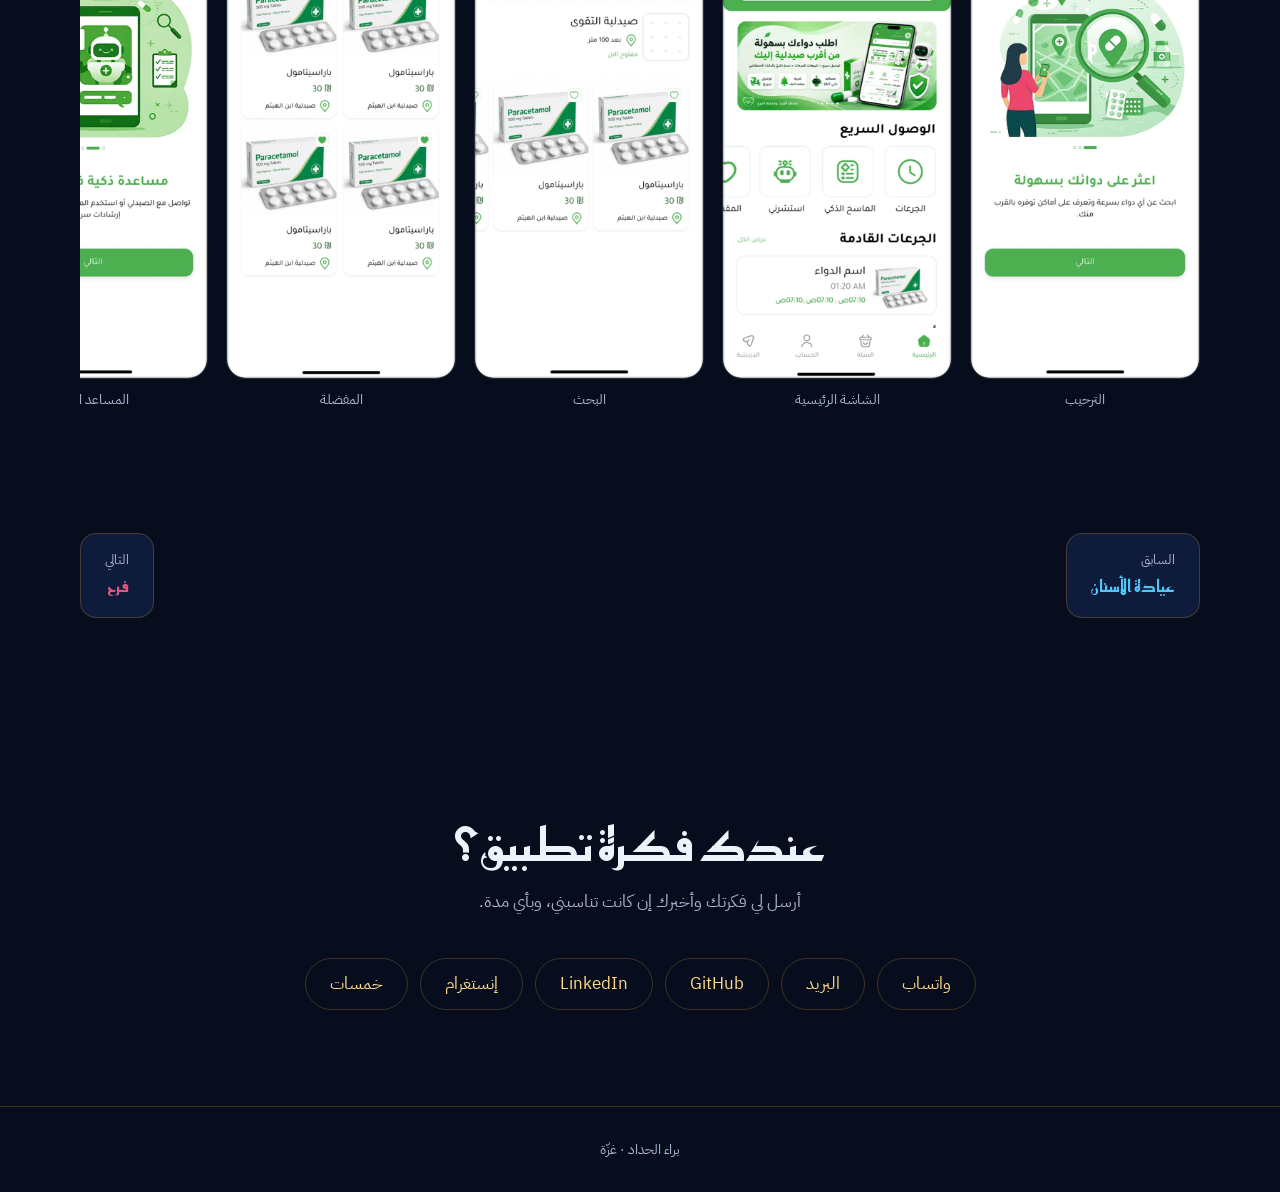
<file: work/pharmacylink.html>
<!doctype html>
<html lang="ar" dir="rtl"><head><meta charset="utf-8"><meta name="viewport" content="width=device-width, initial-scale=1">
<title>PharmacyLink | براء الحداد</title><meta name="description" content="للمريض بوابة للدواء القريب، وللصيدلية بوابة لمخزونها وطلباتها."><meta property="og:title" content="PharmacyLink | براء الحداد"><meta property="og:description" content="للمريض بوابة للدواء القريب، وللصيدلية بوابة لمخزونها وطلباتها."><meta property="og:type" content="website"><meta name="theme-color" content="#070d1c">
<link rel="icon" href="../images/favicon.svg" type="image/svg+xml"><link rel="stylesheet" href="../css/style.css"></head>
<body style="--c:#2e9a44"><a class="skip" href="#shots">انتقل إلى اللقطات</a>
<header class="top"><div class="wrap"><a class="brand" href="../index.html">براء الحداد</a><nav><a href="../index.html#works" class="keep">كل الأعمال</a><a href="../index.html#contact">تواصل</a></nav></div></header>
<main><section class="case-hero"><div class="wrap case-grid"><div class="case-text"><a class="back" href="../index.html#works">← الأعمال</a><h1>PharmacyLink</h1><p class="deck">ابحث عن دوائك في أقرب صيدلية</p><p class="intro">للمريض بوابة للدواء القريب، وللصيدلية بوابة لمخزونها وطلباتها.</p><dl class="facts"><div><dt>المنصة</dt><dd>أندرويد وiOS (تصميم)</dd></div><div><dt>التقنيات</dt><dd>Flutter وGetX وDio مع خلفية Laravel</dd></div><div><dt>الدور</dt><dd>مطوّر ومحلّل أنظمة</dd></div><div><dt>اللقطات</dt><dd>من تصميم Figma</dd></div></dl></div><div class="case-media"><img src="../images/pharmacylink-1.webp" width="640" height="1387" alt="" decoding="async"><img src="../images/pharmacylink-2.webp" width="640" height="1387" alt="" decoding="async"></div></div></section>
<section class="sec"><div class="wrap grid2"><div class="about-work"><h2>عن العمل</h2><p>يبحث المريض عن دوائه فيعرف أين يتوفر قرب موقعه، ويحفظ ما يحتاجه في المفضلة، ويرى جرعاته القادمة، ويسأل مساعداً ذكياً عن استفساراته.</p><p>وللصيدليات بوابة منفصلة لإدارة المخزون واستقبال الطلبات. الخلفية بـ Laravel وتطبيق العميل بـ Flutter.</p></div><ul class="feats"><li><h3>بحث عن الدواء</h3><p>نتائج بالصور والأسعار مع الصيدلية الأقرب.</p></li><li><h3>مفضلة</h3><p>قائمة بالأدوية التي يعود إليها المريض.</p></li><li><h3>جرعات قادمة</h3><p>تذكير بالجرعات على الشاشة الرئيسية.</p></li><li><h3>مساعد ذكي</h3><p>يجيب عن أسئلة المريض داخل التطبيق.</p></li><li><h3>بوابتان</h3><p>بوابة للمريض وبوابة للصيدلية.</p></li></ul></div></section>
<section class="sec" id="shots" style="padding-top:0"><div class="wrap"><h2 class="t">الشاشات</h2><div class="gallery" tabindex="0" role="group" aria-label="لقطات PharmacyLink"><figure><img src="../images/pharmacylink-1.webp" width="640" height="1387" alt="الترحيب" loading="lazy" decoding="async"><figcaption>الترحيب</figcaption></figure><figure><img src="../images/pharmacylink-2.webp" width="640" height="1387" alt="الشاشة الرئيسية" loading="lazy" decoding="async"><figcaption>الشاشة الرئيسية</figcaption></figure><figure><img src="../images/pharmacylink-3.webp" width="640" height="1387" alt="البحث" loading="lazy" decoding="async"><figcaption>البحث</figcaption></figure><figure><img src="../images/pharmacylink-4.webp" width="640" height="1385" alt="المفضلة" loading="lazy" decoding="async"><figcaption>المفضلة</figcaption></figure><figure><img src="../images/pharmacylink-5.webp" width="640" height="1387" alt="المساعد الذكي" loading="lazy" decoding="async"><figcaption>المساعد الذكي</figcaption></figure><figure><img src="../images/pharmacylink-6.webp" width="640" height="1387" alt="اختيار الوجهة" loading="lazy" decoding="async"><figcaption>اختيار الوجهة</figcaption></figure></div></div></section>
<section class="sec" style="padding-top:0"><div class="wrap np-row"><a class="np" href="dental-clinic.html" style="--c:#54C5F8"><small>السابق</small><strong>عيادة الأسنان</strong></a><a class="np" href="farah.html" style="--c:#e0577f"><small>التالي</small><strong>فرح</strong></a></div></section>
<section class="sec contact" id="contact"><div class="wrap"><h2 class="t">عندك فكرة تطبيق؟</h2><p class="sub" style="margin-inline:auto">أرسل لي فكرتك وأخبرك إن كانت تناسبني، وبأي مدة.</p><ul class="links"><li><a href="https://wa.me/970597347588" rel="noopener">واتساب</a></li><li><a href="mailto:braalhdad701@gmail.com">البريد</a></li><li><a href="https://github.com/Baraaelh" rel="noopener">GitHub</a></li><li><a href="https://www.linkedin.com/in/%D8%A8%D8%B1%D8%A7%D8%A1-%D8%A7%D9%84%D8%AD%D8%AF%D8%A7%D8%AF-77766a398" rel="noopener">LinkedIn</a></li><li><a href="https://www.instagram.com/baraa_alhadadd/" rel="noopener">إنستغرام</a></li><li><a href="https://khamsat.com/user/baraaa_el_hadadd" rel="noopener">خمسات</a></li></ul></div></section></main>
<footer class="foot"><div class="wrap">براء الحداد · غزّة</div></footer></body></html>
</file>
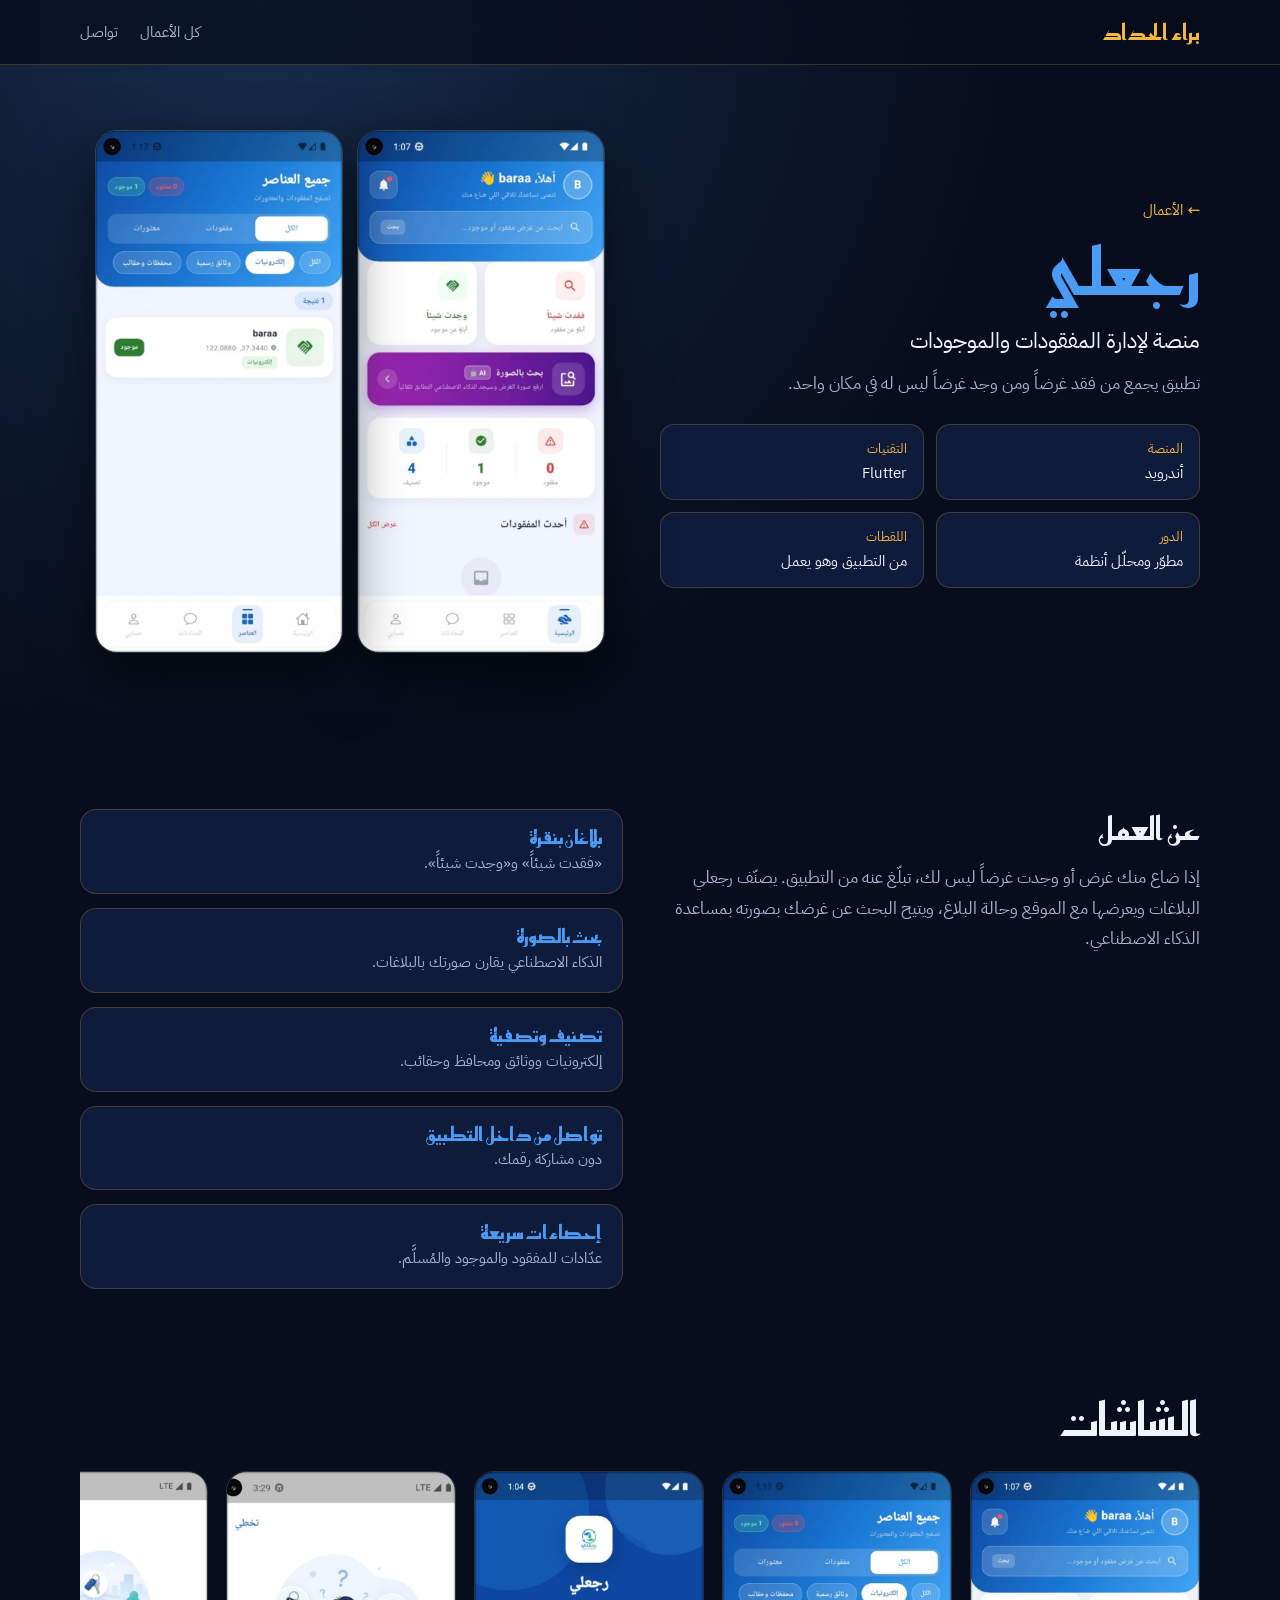
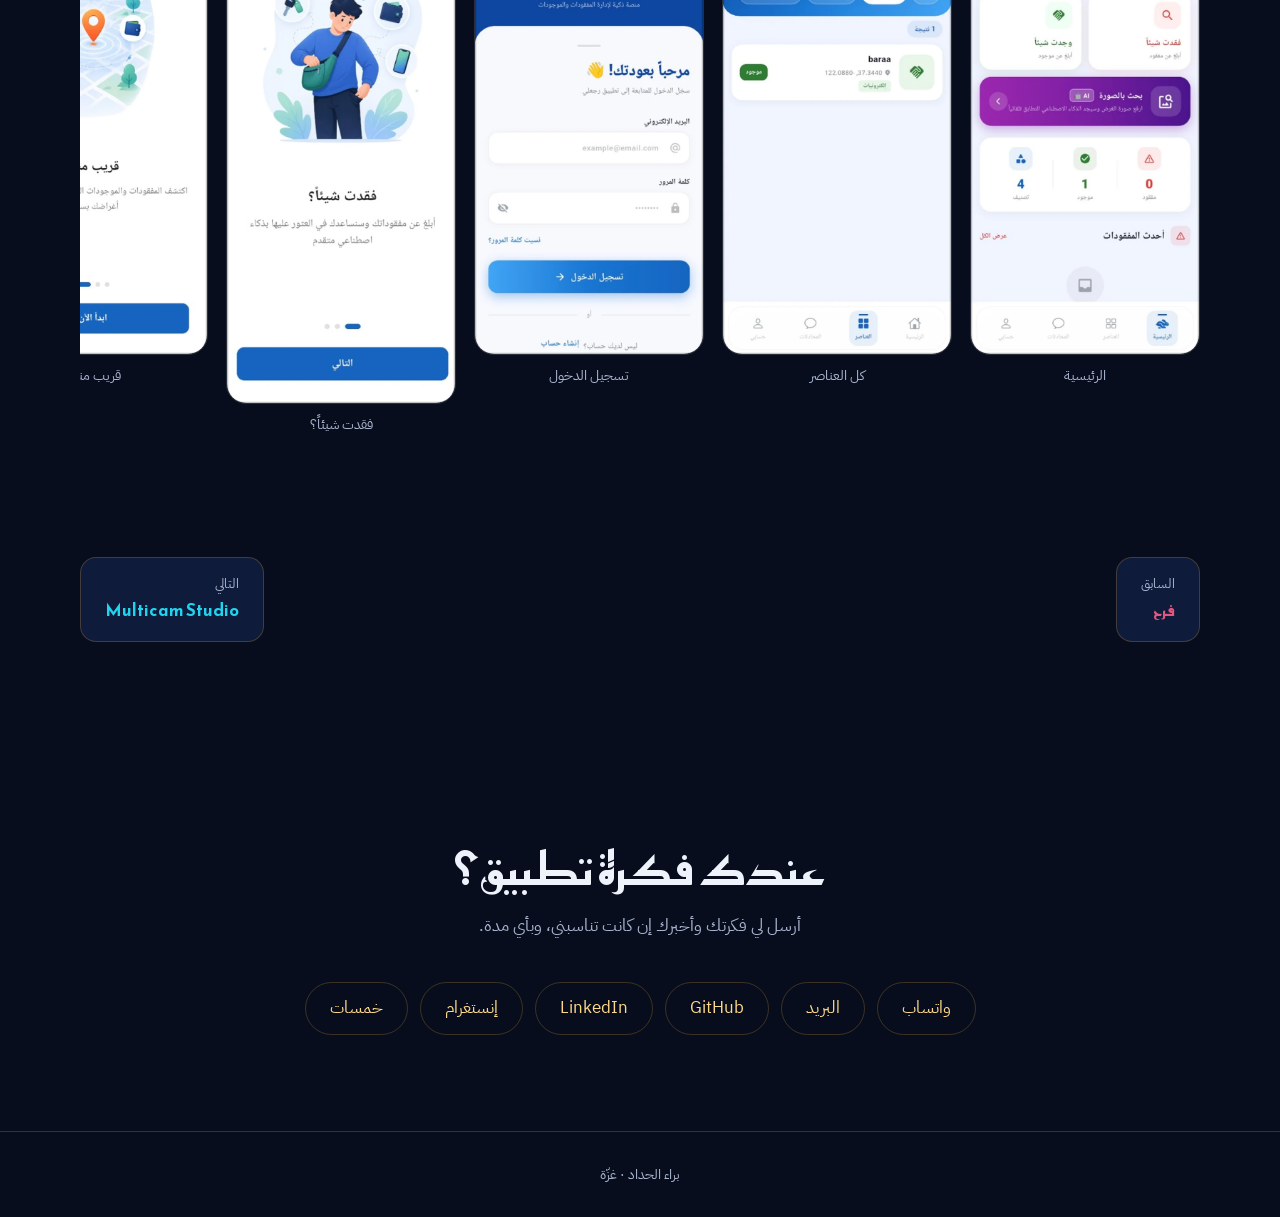
<file: work/rajeali.html>
<!doctype html>
<html lang="ar" dir="rtl"><head><meta charset="utf-8"><meta name="viewport" content="width=device-width, initial-scale=1">
<title>رجعلي | براء الحداد</title><meta name="description" content="تطبيق يجمع من فقد غرضاً ومن وجد غرضاً ليس له في مكان واحد."><meta property="og:title" content="رجعلي | براء الحداد"><meta property="og:description" content="تطبيق يجمع من فقد غرضاً ومن وجد غرضاً ليس له في مكان واحد."><meta property="og:type" content="website"><meta name="theme-color" content="#070d1c">
<link rel="icon" href="../images/favicon.svg" type="image/svg+xml"><link rel="stylesheet" href="../css/style.css"></head>
<body style="--c:#4a9bf5"><a class="skip" href="#shots">انتقل إلى اللقطات</a>
<header class="top"><div class="wrap"><a class="brand" href="../index.html">براء الحداد</a><nav><a href="../index.html#works" class="keep">كل الأعمال</a><a href="../index.html#contact">تواصل</a></nav></div></header>
<main><section class="case-hero"><div class="wrap case-grid"><div class="case-text"><a class="back" href="../index.html#works">← الأعمال</a><h1>رجعلي</h1><p class="deck">منصة لإدارة المفقودات والموجودات</p><p class="intro">تطبيق يجمع من فقد غرضاً ومن وجد غرضاً ليس له في مكان واحد.</p><dl class="facts"><div><dt>المنصة</dt><dd>أندرويد</dd></div><div><dt>التقنيات</dt><dd>Flutter</dd></div><div><dt>الدور</dt><dd>مطوّر ومحلّل أنظمة</dd></div><div><dt>اللقطات</dt><dd>من التطبيق وهو يعمل</dd></div></dl></div><div class="case-media"><img src="../images/rajeali-1.webp" width="640" height="1354" alt="" decoding="async"><img src="../images/rajeali-2.webp" width="640" height="1354" alt="" decoding="async"></div></div></section>
<section class="sec"><div class="wrap grid2"><div class="about-work"><h2>عن العمل</h2><p>إذا ضاع منك غرض أو وجدت غرضاً ليس لك، تبلّغ عنه من التطبيق. يصنّف رجعلي البلاغات ويعرضها مع الموقع وحالة البلاغ، ويتيح البحث عن غرضك بصورته بمساعدة الذكاء الاصطناعي.</p></div><ul class="feats"><li><h3>بلاغان بنقرة</h3><p>«فقدت شيئاً» و«وجدت شيئاً».</p></li><li><h3>بحث بالصورة</h3><p>الذكاء الاصطناعي يقارن صورتك بالبلاغات.</p></li><li><h3>تصنيف وتصفية</h3><p>إلكترونيات ووثائق ومحافظ وحقائب.</p></li><li><h3>تواصل من داخل التطبيق</h3><p>دون مشاركة رقمك.</p></li><li><h3>إحصاءات سريعة</h3><p>عدّادات للمفقود والموجود والمُسلَّم.</p></li></ul></div></section>
<section class="sec" id="shots" style="padding-top:0"><div class="wrap"><h2 class="t">الشاشات</h2><div class="gallery" tabindex="0" role="group" aria-label="لقطات رجعلي"><figure><img src="../images/rajeali-1.webp" width="640" height="1354" alt="الرئيسية" loading="lazy" decoding="async"><figcaption>الرئيسية</figcaption></figure><figure><img src="../images/rajeali-2.webp" width="640" height="1354" alt="كل العناصر" loading="lazy" decoding="async"><figcaption>كل العناصر</figcaption></figure><figure><img src="../images/rajeali-3.webp" width="640" height="1354" alt="تسجيل الدخول" loading="lazy" decoding="async"><figcaption>تسجيل الدخول</figcaption></figure><figure><img src="../images/rajeali-4.webp" width="640" height="1491" alt="فقدت شيئاً؟" loading="lazy" decoding="async"><figcaption>فقدت شيئاً؟</figcaption></figure><figure><img src="../images/rajeali-5.webp" width="640" height="1353" alt="قريب منك" loading="lazy" decoding="async"><figcaption>قريب منك</figcaption></figure><figure><img src="../images/rajeali-6.webp" width="640" height="1317" alt="وجدت شيئاً؟" loading="lazy" decoding="async"><figcaption>وجدت شيئاً؟</figcaption></figure></div></div></section>
<section class="sec" style="padding-top:0"><div class="wrap np-row"><a class="np" href="farah.html" style="--c:#e0577f"><small>السابق</small><strong>فرح</strong></a><a class="np" href="multicam.html" style="--c:#22d3ee"><small>التالي</small><strong>Multicam Studio</strong></a></div></section>
<section class="sec contact" id="contact"><div class="wrap"><h2 class="t">عندك فكرة تطبيق؟</h2><p class="sub" style="margin-inline:auto">أرسل لي فكرتك وأخبرك إن كانت تناسبني، وبأي مدة.</p><ul class="links"><li><a href="https://wa.me/970597347588" rel="noopener">واتساب</a></li><li><a href="mailto:braalhdad701@gmail.com">البريد</a></li><li><a href="https://github.com/Baraaelh" rel="noopener">GitHub</a></li><li><a href="https://www.linkedin.com/in/%D8%A8%D8%B1%D8%A7%D8%A1-%D8%A7%D9%84%D8%AD%D8%AF%D8%A7%D8%AF-77766a398" rel="noopener">LinkedIn</a></li><li><a href="https://www.instagram.com/baraa_alhadadd/" rel="noopener">إنستغرام</a></li><li><a href="https://khamsat.com/user/baraaa_el_hadadd" rel="noopener">خمسات</a></li></ul></div></section></main>
<footer class="foot"><div class="wrap">براء الحداد · غزّة</div></footer></body></html>
</file>
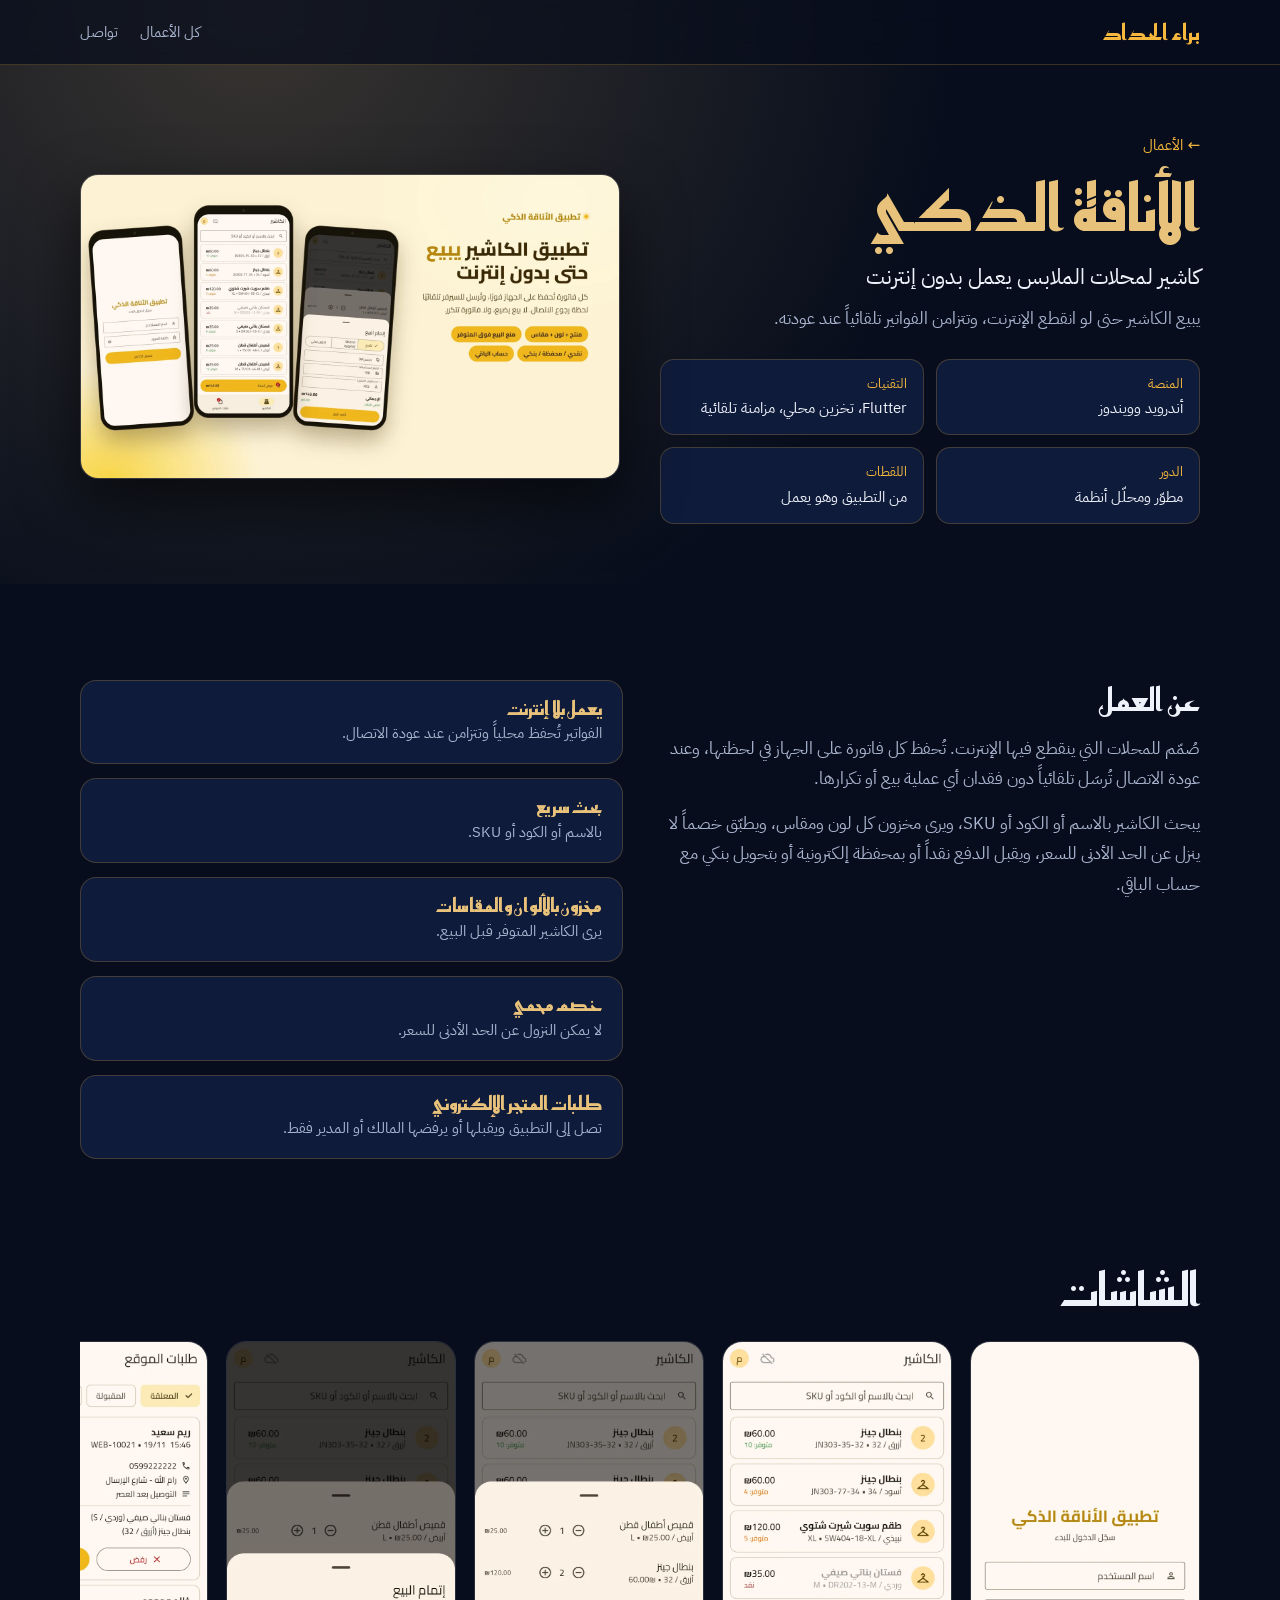
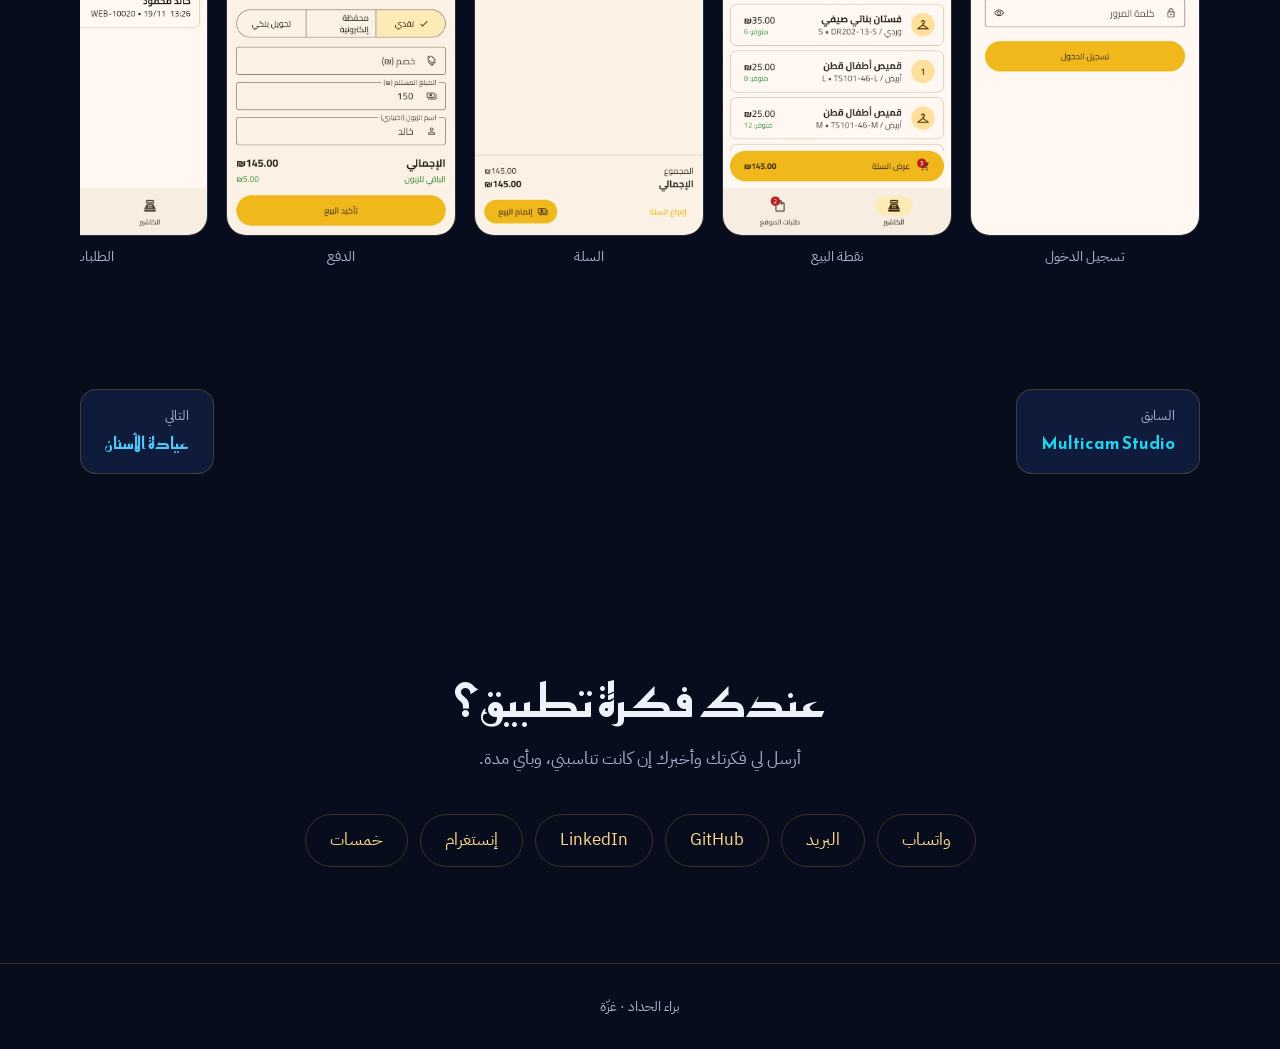
<file: work/smart-elegance.html>
<!doctype html>
<html lang="ar" dir="rtl"><head><meta charset="utf-8"><meta name="viewport" content="width=device-width, initial-scale=1">
<title>الأناقة الذكي | براء الحداد</title><meta name="description" content="يبيع الكاشير حتى لو انقطع الإنترنت، وتتزامن الفواتير تلقائياً عند عودته."><meta property="og:title" content="الأناقة الذكي | براء الحداد"><meta property="og:description" content="يبيع الكاشير حتى لو انقطع الإنترنت، وتتزامن الفواتير تلقائياً عند عودته."><meta property="og:type" content="website"><meta name="theme-color" content="#070d1c">
<link rel="icon" href="../images/favicon.svg" type="image/svg+xml"><link rel="stylesheet" href="../css/style.css"></head>
<body style="--c:#E8C27A"><a class="skip" href="#shots">انتقل إلى اللقطات</a>
<header class="top"><div class="wrap"><a class="brand" href="../index.html">براء الحداد</a><nav><a href="../index.html#works" class="keep">كل الأعمال</a><a href="../index.html#contact">تواصل</a></nav></div></header>
<main><section class="case-hero"><div class="wrap case-grid"><div class="case-text"><a class="back" href="../index.html#works">← الأعمال</a><h1>الأناقة الذكي</h1><p class="deck">كاشير لمحلات الملابس يعمل بدون إنترنت</p><p class="intro">يبيع الكاشير حتى لو انقطع الإنترنت، وتتزامن الفواتير تلقائياً عند عودته.</p><dl class="facts"><div><dt>المنصة</dt><dd>أندرويد وويندوز</dd></div><div><dt>التقنيات</dt><dd>Flutter، تخزين محلي، مزامنة تلقائية</dd></div><div><dt>الدور</dt><dd>مطوّر ومحلّل أنظمة</dd></div><div><dt>اللقطات</dt><dd>من التطبيق وهو يعمل</dd></div></dl></div><div class="case-media wide"><img src="../images/cashier-hero1.webp" width="1600" height="900" alt="" decoding="async"></div></div></section>
<section class="sec"><div class="wrap grid2"><div class="about-work"><h2>عن العمل</h2><p>صُمّم للمحلات التي ينقطع فيها الإنترنت. تُحفظ كل فاتورة على الجهاز في لحظتها، وعند عودة الاتصال تُرسَل تلقائياً دون فقدان أي عملية بيع أو تكرارها.</p><p>يبحث الكاشير بالاسم أو الكود أو SKU، ويرى مخزون كل لون ومقاس، ويطبّق خصماً لا ينزل عن الحد الأدنى للسعر، ويقبل الدفع نقداً أو بمحفظة إلكترونية أو بتحويل بنكي مع حساب الباقي.</p></div><ul class="feats"><li><h3>يعمل بلا إنترنت</h3><p>الفواتير تُحفظ محلياً وتتزامن عند عودة الاتصال.</p></li><li><h3>بحث سريع</h3><p>بالاسم أو الكود أو SKU.</p></li><li><h3>مخزون بالألوان والمقاسات</h3><p>يرى الكاشير المتوفر قبل البيع.</p></li><li><h3>خصم محمي</h3><p>لا يمكن النزول عن الحد الأدنى للسعر.</p></li><li><h3>طلبات المتجر الإلكتروني</h3><p>تصل إلى التطبيق ويقبلها أو يرفضها المالك أو المدير فقط.</p></li></ul></div></section>
<section class="sec" id="shots" style="padding-top:0"><div class="wrap"><h2 class="t">الشاشات</h2><div class="gallery" tabindex="0" role="group" aria-label="لقطات الأناقة الذكي"><figure><img src="../images/cashier-1.webp" width="640" height="1385" alt="تسجيل الدخول" loading="lazy" decoding="async"><figcaption>تسجيل الدخول</figcaption></figure><figure><img src="../images/cashier-2.webp" width="640" height="1385" alt="نقطة البيع" loading="lazy" decoding="async"><figcaption>نقطة البيع</figcaption></figure><figure><img src="../images/cashier-3.webp" width="640" height="1385" alt="السلة" loading="lazy" decoding="async"><figcaption>السلة</figcaption></figure><figure><img src="../images/cashier-4.webp" width="640" height="1385" alt="الدفع" loading="lazy" decoding="async"><figcaption>الدفع</figcaption></figure><figure><img src="../images/cashier-5.webp" width="640" height="1385" alt="الطلبات" loading="lazy" decoding="async"><figcaption>الطلبات</figcaption></figure><figure><img src="../images/cashier-6.webp" width="640" height="1385" alt="المزامنة" loading="lazy" decoding="async"><figcaption>المزامنة</figcaption></figure></div></div></section>
<section class="sec" style="padding-top:0"><div class="wrap np-row"><a class="np" href="multicam.html" style="--c:#22d3ee"><small>السابق</small><strong>Multicam Studio</strong></a><a class="np" href="dental-clinic.html" style="--c:#54C5F8"><small>التالي</small><strong>عيادة الأسنان</strong></a></div></section>
<section class="sec contact" id="contact"><div class="wrap"><h2 class="t">عندك فكرة تطبيق؟</h2><p class="sub" style="margin-inline:auto">أرسل لي فكرتك وأخبرك إن كانت تناسبني، وبأي مدة.</p><ul class="links"><li><a href="https://wa.me/970597347588" rel="noopener">واتساب</a></li><li><a href="mailto:braalhdad701@gmail.com">البريد</a></li><li><a href="https://github.com/Baraaelh" rel="noopener">GitHub</a></li><li><a href="https://www.linkedin.com/in/%D8%A8%D8%B1%D8%A7%D8%A1-%D8%A7%D9%84%D8%AD%D8%AF%D8%A7%D8%AF-77766a398" rel="noopener">LinkedIn</a></li><li><a href="https://www.instagram.com/baraa_alhadadd/" rel="noopener">إنستغرام</a></li><li><a href="https://khamsat.com/user/baraaa_el_hadadd" rel="noopener">خمسات</a></li></ul></div></section></main>
<footer class="foot"><div class="wrap">براء الحداد · غزّة</div></footer></body></html>
</file>
<file: css/style.css>
@font-face{font-family:"Reem Kufi";font-weight:700;font-display:swap;src:url("../fonts/reem-kufi-arabic-700-normal.woff2") format("woff2");unicode-range:U+0600-06FF,U+0750-077F,U+FB50-FDFF,U+FE70-FEFF}@font-face{font-family:"Reem Kufi";font-weight:700;font-display:swap;src:url("../fonts/reem-kufi-latin-700-normal.woff2") format("woff2");unicode-range:U+0000-00FF,U+0131,U+0152-0153,U+2000-206F,U+20AC,U+2122}@font-face{font-family:"Plex";font-weight:400;font-display:swap;src:url("../fonts/ibm-plex-sans-arabic-arabic-400-normal.woff2") format("woff2");unicode-range:U+0600-06FF,U+0750-077F,U+FB50-FDFF,U+FE70-FEFF}@font-face{font-family:"Plex";font-weight:400;font-display:swap;src:url("../fonts/ibm-plex-sans-arabic-latin-400-normal.woff2") format("woff2");unicode-range:U+0000-00FF,U+0131,U+0152-0153,U+2000-206F,U+20AC,U+2122}@font-face{font-family:"Plex";font-weight:600;font-display:swap;src:url("../fonts/ibm-plex-sans-arabic-arabic-600-normal.woff2") format("woff2");unicode-range:U+0600-06FF,U+0750-077F,U+FB50-FDFF,U+FE70-FEFF}@font-face{font-family:"Plex";font-weight:600;font-display:swap;src:url("../fonts/ibm-plex-sans-arabic-latin-600-normal.woff2") format("woff2");unicode-range:U+0000-00FF,U+0131,U+0152-0153,U+2000-206F,U+20AC,U+2122}
:root{--bg:#070d1c;--bg2:#0b1530;--card:#0f1b3a;--line:rgba(245,184,61,.22);--gold:#F5B83D;--gold2:#ffd98a;--blue:#54C5F8;--ink:#eef2fb;--mut:#a9b4cf;--c:#F5B83D}
*{box-sizing:border-box;margin:0;padding:0}html{scroll-behavior:smooth}
body{background:var(--bg);color:var(--ink);font:400 17px/1.8 "Plex",system-ui,sans-serif;overflow-x:hidden}
a{color:inherit;text-decoration:none}img{max-width:100%;height:auto;display:block}
h1,h2,h3{font-family:"Reem Kufi","Plex",sans-serif;font-weight:700;line-height:1.25}
.wrap{width:min(1120px,100% - 40px);margin-inline:auto}
.skip{position:absolute;inset-inline-start:-999px}.skip:focus{inset-inline-start:10px;top:10px;background:var(--gold);color:#000;padding:6px 12px;z-index:99}
.top{position:fixed;inset:0 0 auto 0;z-index:50;background:rgba(7,13,28,.72);backdrop-filter:blur(12px);border-bottom:1px solid var(--line)}
.top .wrap{display:flex;align-items:center;justify-content:space-between;height:64px}
.brand{font:700 22px "Reem Kufi";color:var(--gold)}
.top nav{display:flex;gap:22px;font-size:15px;color:var(--mut)}.top nav a:hover{color:var(--gold)}
.btn{display:inline-flex;align-items:center;gap:8px;padding:12px 26px;border-radius:999px;font-weight:600;border:1px solid var(--gold);transition:.25s}
.btn.pri{background:linear-gradient(135deg,var(--gold),#e89a1a);color:#1a1200;box-shadow:0 8px 30px rgba(245,184,61,.28)}
.btn.pri:hover{transform:translateY(-2px);box-shadow:0 12px 38px rgba(245,184,61,.45)}
.btn.sec{color:var(--gold)}.btn.sec:hover{background:rgba(245,184,61,.12)}
.hero{position:relative;min-height:100vh;display:flex;align-items:center;padding:110px 0 70px;background:#070d1c url(../images/dragons.svg) center bottom/cover no-repeat;isolation:isolate}
.hero:before{content:"";position:absolute;inset:0;background:linear-gradient(90deg,rgba(7,13,28,.94) 0%,rgba(7,13,28,.62) 55%,rgba(7,13,28,.25) 100%);z-index:-1}
.hero:after{content:"";position:absolute;inset:auto 0 0 0;height:160px;background:linear-gradient(transparent,var(--bg));z-index:-1}
.hero .wrap{display:grid;grid-template-columns:1.25fr .75fr;gap:30px;align-items:center}
.kick{color:var(--gold);letter-spacing:.08em;font-size:15px;margin-bottom:10px}
.hero h1{font-size:clamp(40px,7vw,78px)}
.hero h1 span{background:linear-gradient(90deg,var(--blue),#fff,var(--gold));-webkit-background-clip:text;background-clip:text;color:transparent}
.hero p.lead{font-size:20px;color:var(--mut);max-width:620px;margin:18px 0 30px}
.cta{display:flex;gap:14px;flex-wrap:wrap}
.portrait{position:relative;justify-self:center;width:min(270px,70%)}
.portrait:before{content:"";position:absolute;inset:8% -8% 0;border-radius:50% 50% 24px 24px;background:radial-gradient(circle at 50% 30%,rgba(245,184,61,.35),rgba(84,197,248,.12) 60%,transparent 72%);border:1px solid var(--line)}
.portrait img{position:relative;filter:drop-shadow(0 20px 40px rgba(0,0,0,.5))}
.stats{display:grid;grid-template-columns:repeat(4,1fr);gap:14px;margin-top:-40px;position:relative;z-index:2}
.stat{background:var(--card);border:1px solid var(--line);border-radius:18px;padding:22px;text-align:center}
.stat b{display:block;font:700 38px "Reem Kufi";color:var(--gold)}.stat small{color:var(--mut)}
section.sec{padding:96px 0}
.eyebrow{color:var(--gold);font-size:14px;letter-spacing:.1em}
h2.t{font-size:clamp(30px,4.5vw,46px);margin:6px 0 14px}
.sub{color:var(--mut);max-width:680px;margin-bottom:40px}
.about{display:grid;grid-template-columns:1fr 1fr;gap:40px}
.about p{color:var(--mut);margin-bottom:14px}
.chips{display:flex;flex-wrap:wrap;gap:8px}
.chip{padding:6px 16px;border:1px solid var(--line);border-radius:999px;font-size:14px;background:rgba(245,184,61,.06);color:var(--gold2)}
.apps{display:grid;grid-template-columns:repeat(3,1fr);gap:22px}
.app{display:block;background:linear-gradient(160deg,var(--card),#0a1330);border:1px solid var(--line);border-radius:22px;overflow:hidden;transition:.3s;position:relative}
.app:hover{transform:translateY(-6px);border-color:var(--c);box-shadow:0 18px 50px rgba(0,0,0,.5),0 0 0 1px var(--c)}
.app .im{height:230px;display:flex;justify-content:center;gap:12px;padding:22px 20px 0;overflow:hidden;background:radial-gradient(circle at 50% 0,color-mix(in srgb,var(--c) 28%,transparent),transparent 70%)}
.app .im img{height:100%;width:auto;border-radius:16px 16px 0 0;border:1px solid rgba(255,255,255,.12);box-shadow:0 10px 30px rgba(0,0,0,.5)}
.app .tx{padding:20px 22px 24px}.app h3{font-size:24px;color:var(--c);margin-bottom:4px}
.app p{color:var(--mut);font-size:15px;line-height:1.7}.app .go{display:inline-block;margin-top:12px;color:var(--gold);font-size:14px}
.new{position:absolute;top:14px;inset-inline-start:14px;background:var(--gold);color:#1a1200;font-size:12px;font-weight:700;padding:2px 12px;border-radius:999px;z-index:2}
.tl{position:relative;padding-inline-start:30px;border-inline-start:2px solid var(--line)}
.ti{position:relative;margin-bottom:30px}
.ti:before{content:"";position:absolute;inset-inline-start:-39px;top:9px;width:14px;height:14px;border-radius:50%;background:var(--gold);box-shadow:0 0 0 5px rgba(245,184,61,.18)}
.ti h3{font-size:22px}.ti .o{color:var(--gold2);font-size:15px}.ti .d{color:var(--mut);font-size:14px}.ti p{color:var(--mut);margin-top:6px}
.feature{background:linear-gradient(135deg,rgba(245,184,61,.1),rgba(84,197,248,.06));border:1px solid var(--line);border-radius:24px;padding:34px;margin-bottom:34px}
.feature h3{font-size:28px;color:var(--gold)}
.grid2{display:grid;grid-template-columns:1fr 1fr;gap:34px}
.sk{display:grid;grid-template-columns:repeat(3,1fr);gap:18px}
.sk div{background:var(--card);border:1px solid var(--line);border-radius:18px;padding:20px}
.sk h3{font-size:18px;color:var(--gold);margin-bottom:10px}
.courses li{list-style:none;padding:12px 0;border-bottom:1px solid var(--line);color:var(--mut)}
.courses li:before{content:"✦ ";color:var(--gold)}
.cv{text-align:center;background:linear-gradient(135deg,#12285A,#0b1530);border:1px solid var(--line);border-radius:30px;padding:60px 24px}
.contact{text-align:center}
.links{display:flex;flex-wrap:wrap;gap:12px;justify-content:center;margin-top:26px;list-style:none}
.links a{display:block;padding:10px 24px;border:1px solid var(--line);border-radius:999px;color:var(--gold2)}.links a:hover{background:rgba(245,184,61,.14)}
.foot{padding:30px 0;text-align:center;color:var(--mut);font-size:14px;border-top:1px solid var(--line)}
.case-hero{padding:130px 0 60px;background:radial-gradient(circle at 20% 0,color-mix(in srgb,var(--c) 22%,transparent),transparent 60%),var(--bg)}
.case-grid{display:grid;grid-template-columns:1fr 1fr;gap:40px;align-items:center}
.back{color:var(--gold);font-size:15px}.case-text h1{font-size:clamp(40px,6vw,64px);color:var(--c);margin:8px 0}
.deck{font-size:22px;margin-bottom:8px}.intro{color:var(--mut);margin-bottom:24px}
.facts{display:grid;grid-template-columns:1fr 1fr;gap:12px}.facts div{border:1px solid var(--line);border-radius:14px;padding:12px 16px;background:var(--card)}
.facts dt{color:var(--gold);font-size:13px}.facts dd{font-size:15px}
.case-media{display:flex;gap:14px;justify-content:center}.case-media img{width:auto;max-height:540px;max-width:46%;border-radius:22px;border:1px solid rgba(255,255,255,.14);box-shadow:0 24px 60px rgba(0,0,0,.6)}
.case-media.wide{display:block}.case-media.wide img{width:100%;max-width:100%;max-height:none;border-radius:18px}
.feats{list-style:none;display:grid;gap:14px}.feats li{background:var(--card);border:1px solid var(--line);border-radius:16px;padding:16px 20px}
.feats h3{font-size:19px;color:var(--c)}.feats p{color:var(--mut);font-size:15px}
.about-work p{color:var(--mut);margin-bottom:14px}.about-work h2{font-size:32px;margin-bottom:14px}
.gallery{display:flex;gap:18px;overflow-x:auto;padding:8px 4px 24px;scroll-snap-type:x mandatory}
.gallery figure{flex:0 0 230px;scroll-snap-align:start}.gallery img{border-radius:20px;border:1px solid rgba(255,255,255,.14)}
.gallery figcaption{text-align:center;color:var(--mut);font-size:14px;margin-top:8px}
.np-row{display:flex;justify-content:space-between;gap:16px;flex-wrap:wrap}.np{border:1px solid var(--line);border-radius:16px;padding:14px 24px;background:var(--card)}.np small{display:block;color:var(--mut);font-size:13px}.np strong{color:var(--c);font-family:"Reem Kufi"}
.reveal{opacity:0;transform:translateY(24px);transition:.8s}.reveal.in{opacity:1;transform:none}
@media(max-width:860px){.hero .wrap,.about,.grid2,.case-grid{grid-template-columns:1fr}.apps,.sk{grid-template-columns:1fr}.stats{grid-template-columns:1fr 1fr}.top nav a:not(.keep){display:none}.portrait{order:-1;width:55%}.hero{padding-top:90px}}
@media(prefers-reduced-motion:reduce){.reveal{opacity:1;transform:none;transition:none}html{scroll-behavior:auto}}
@media print{.top,.hero{display:none}}
</file>
